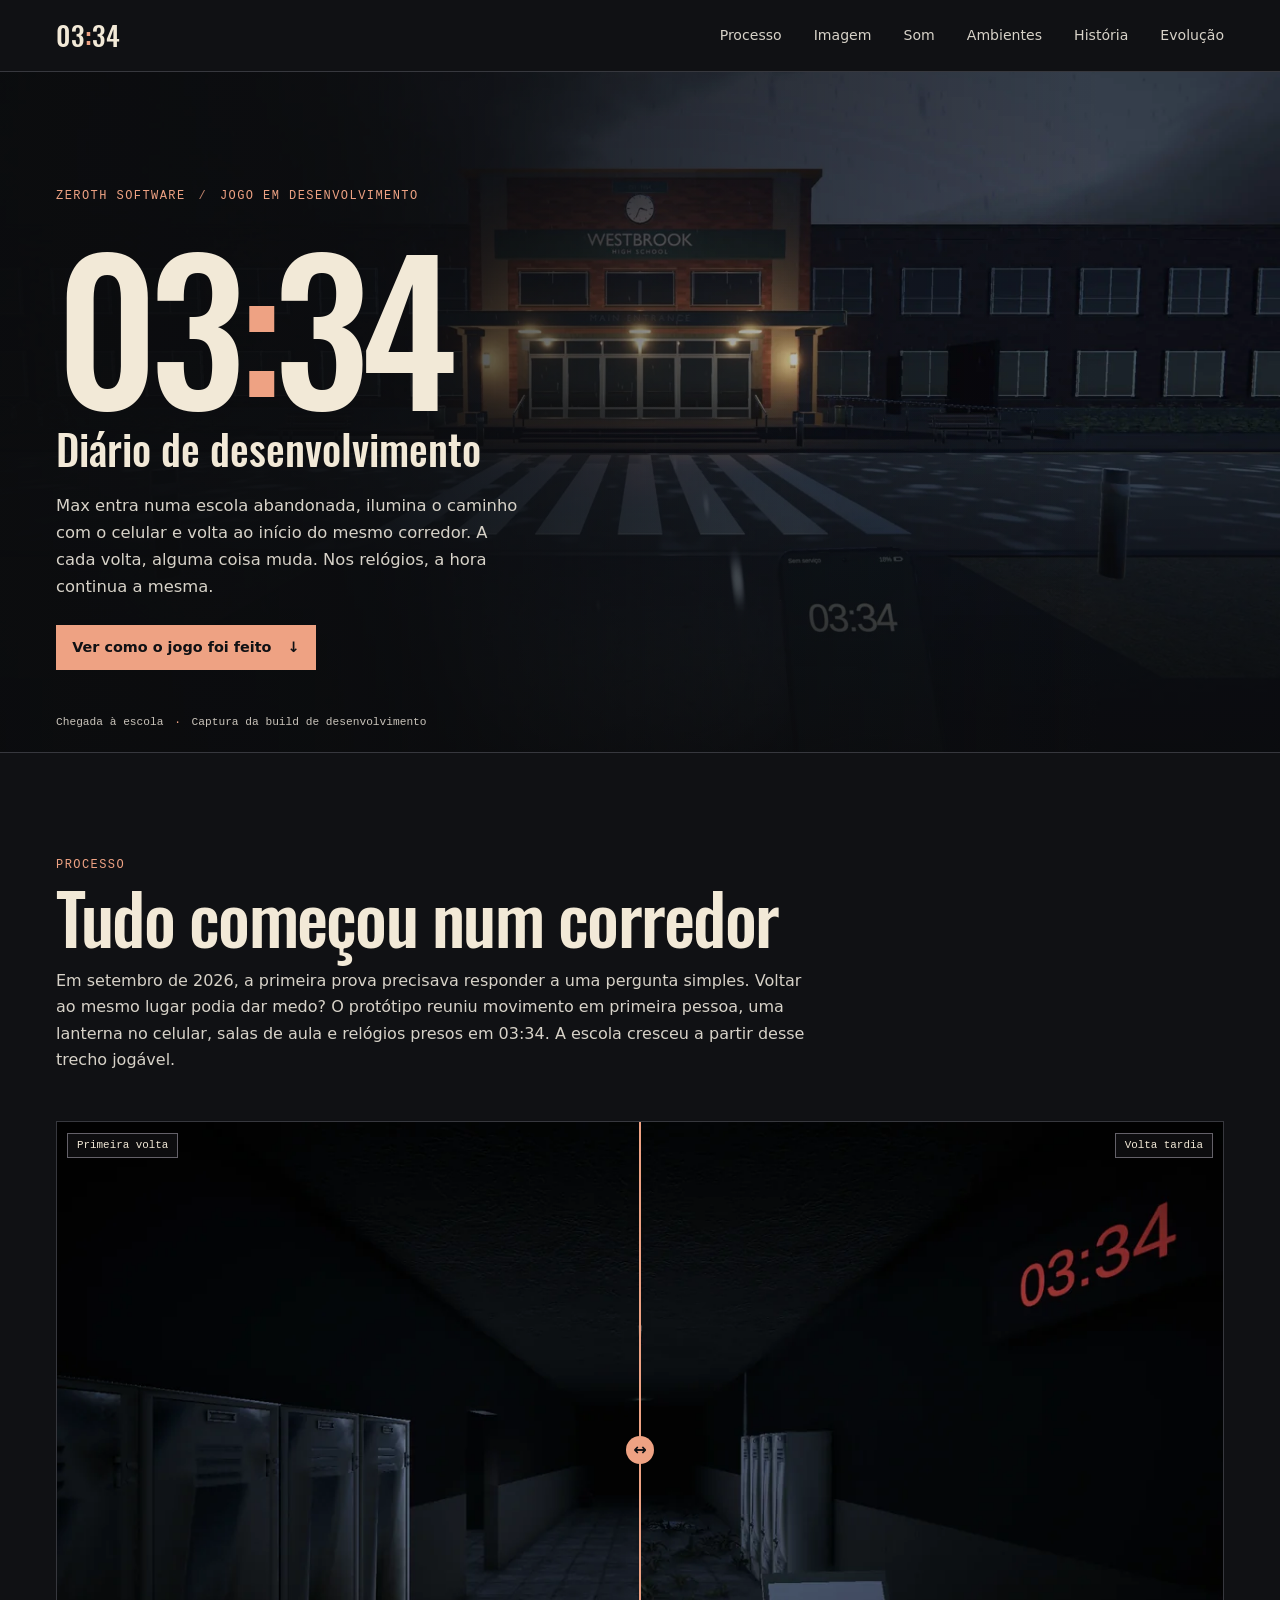
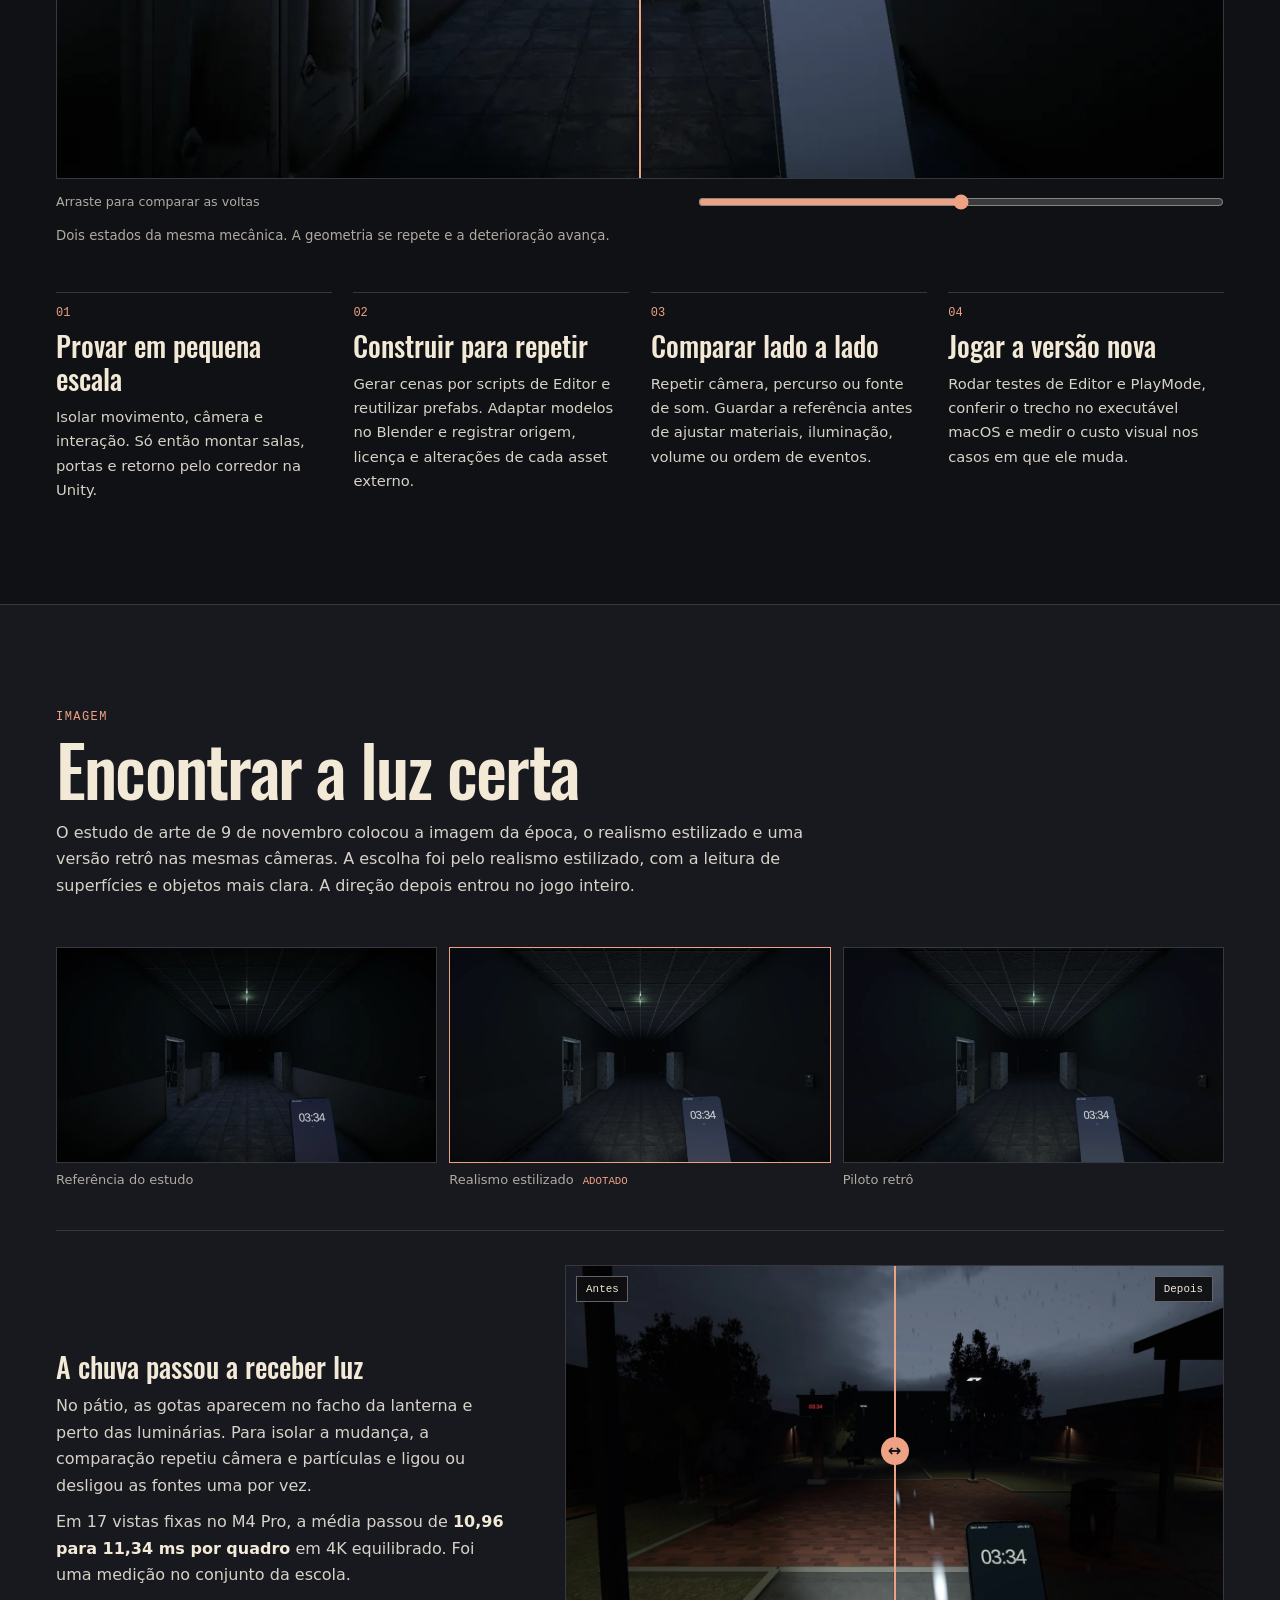
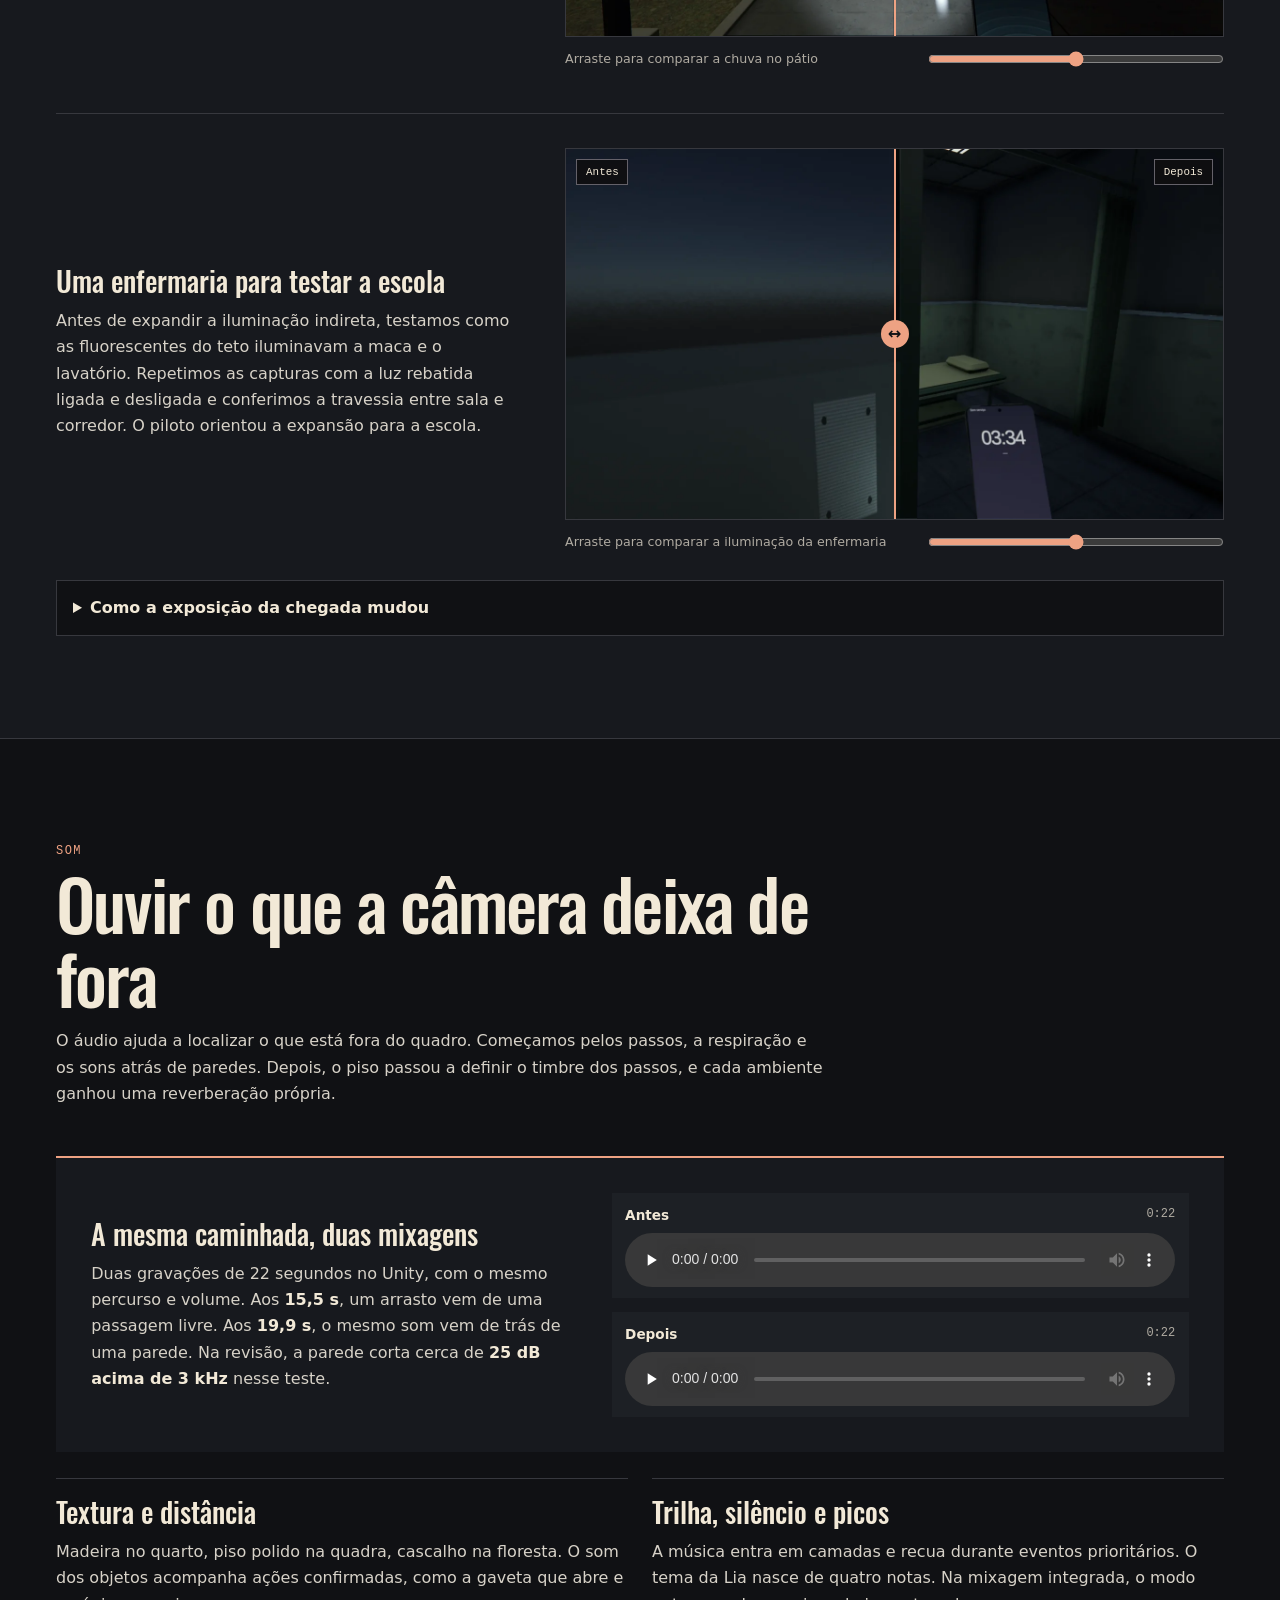
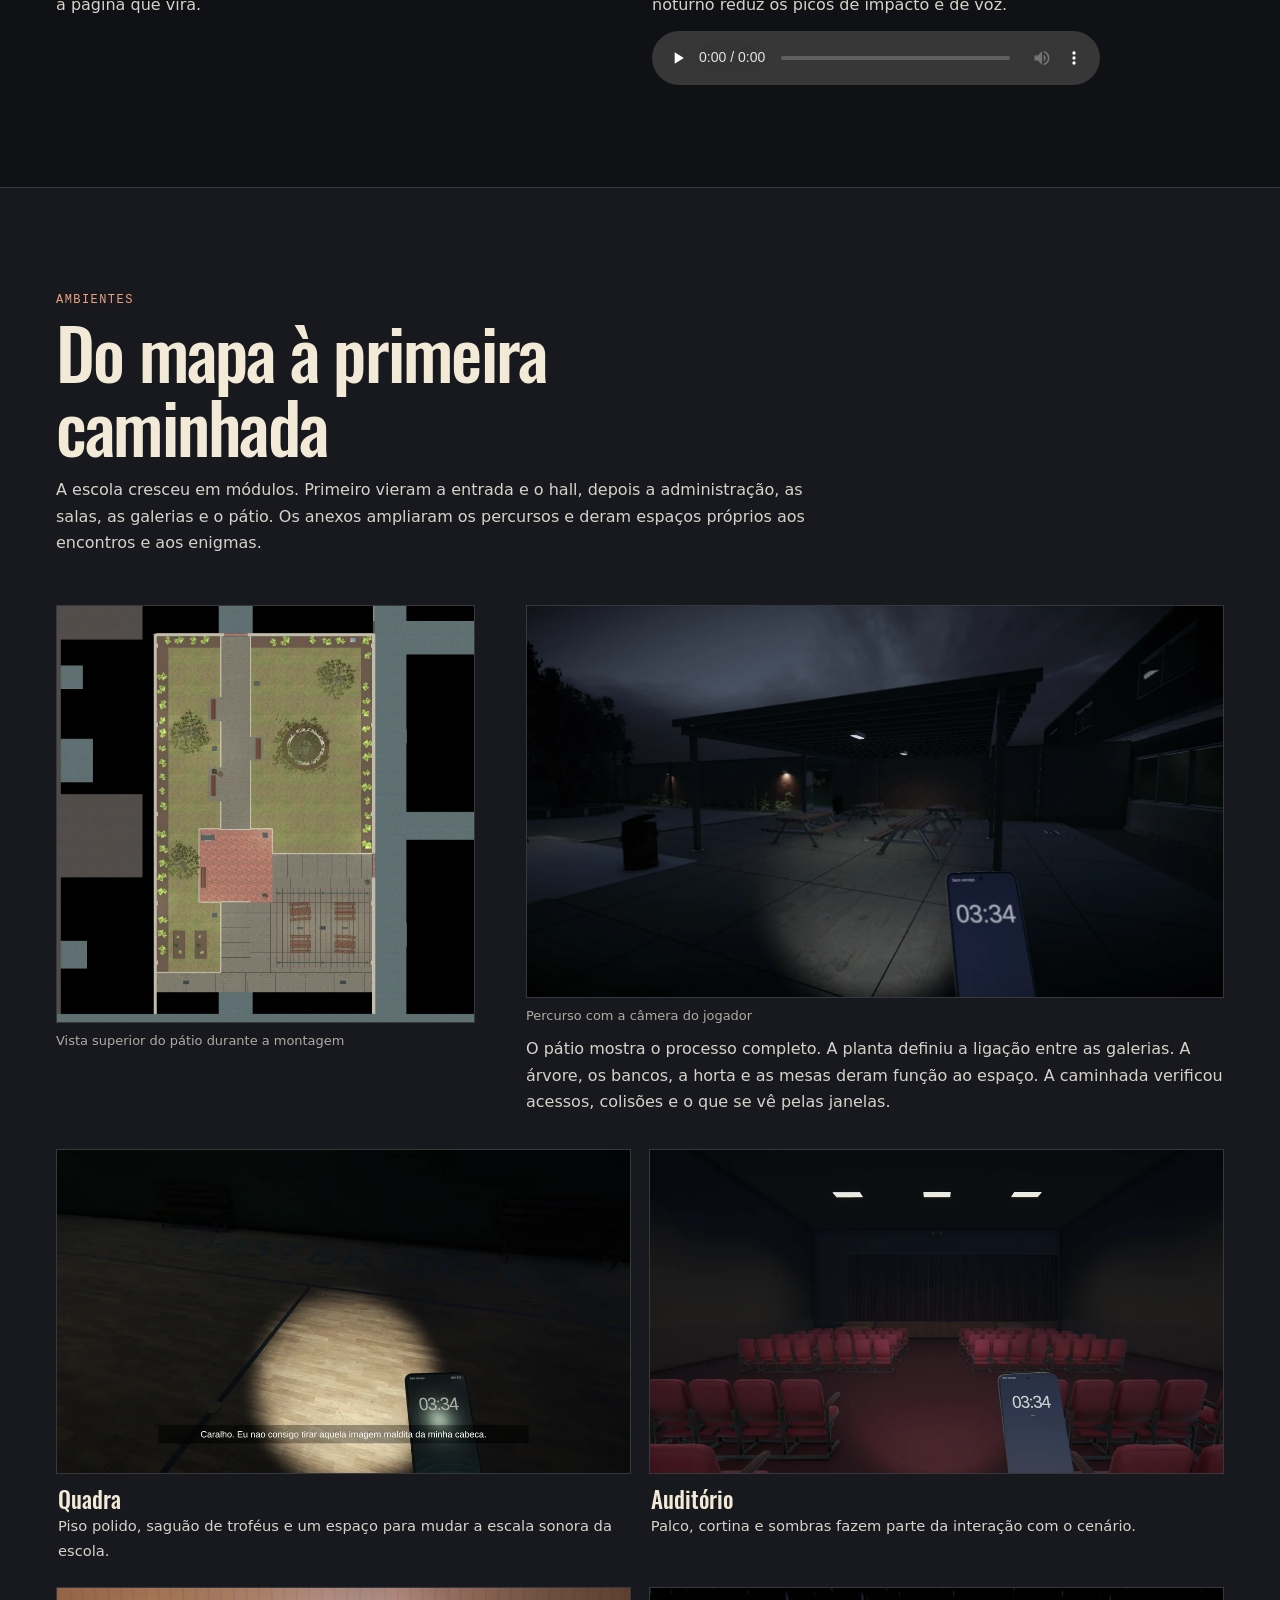
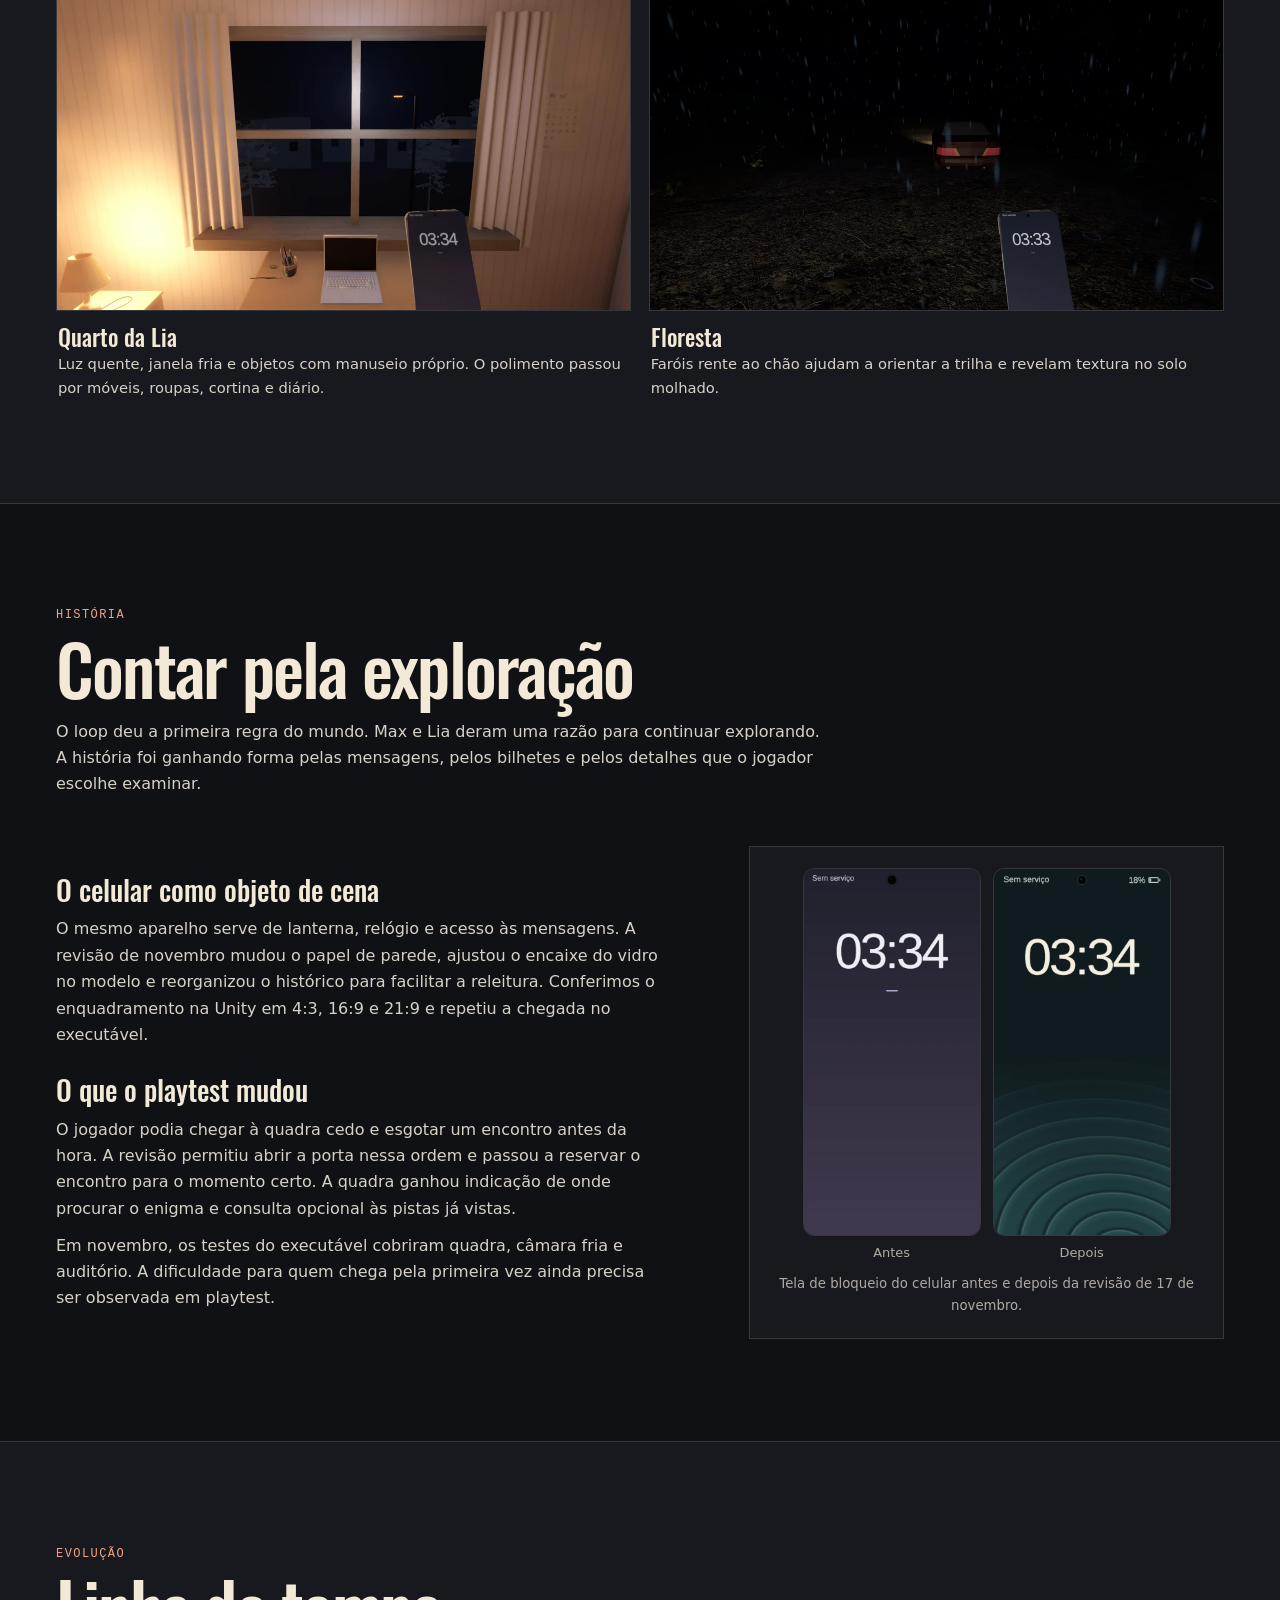
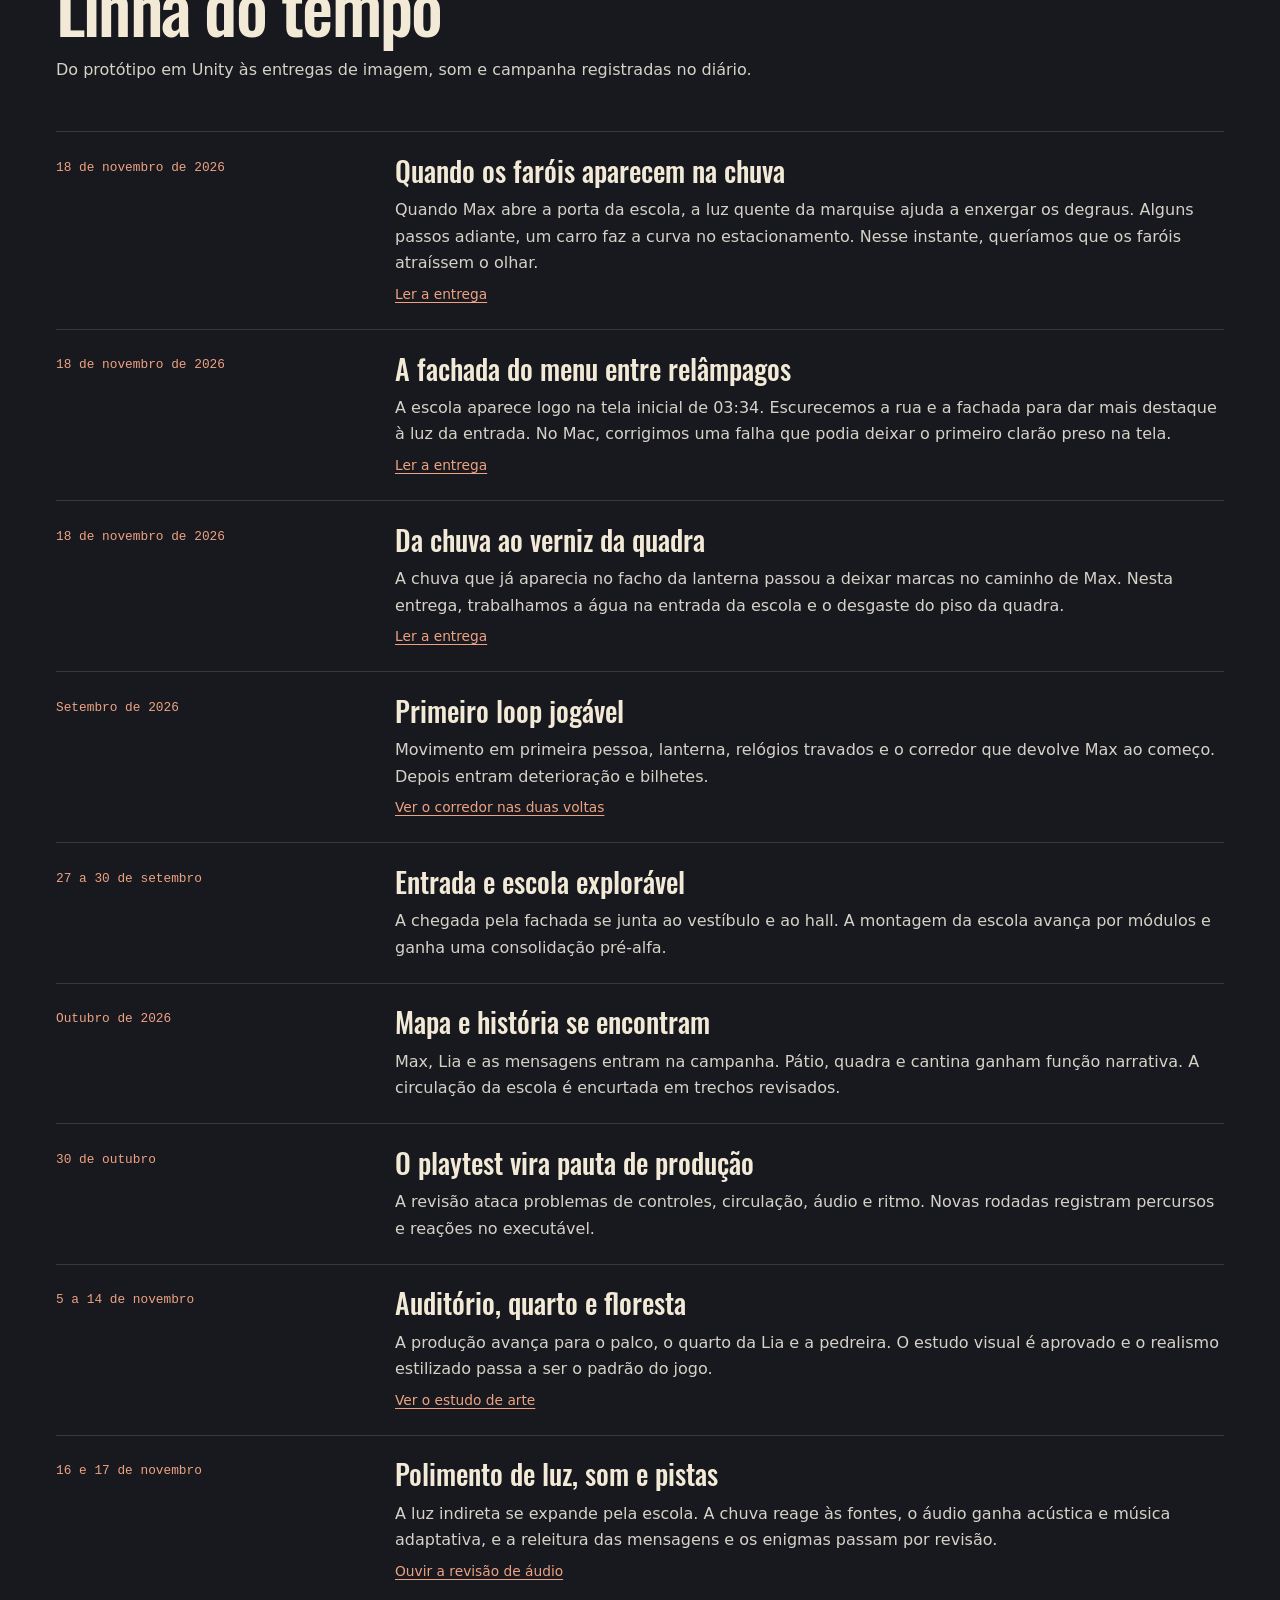
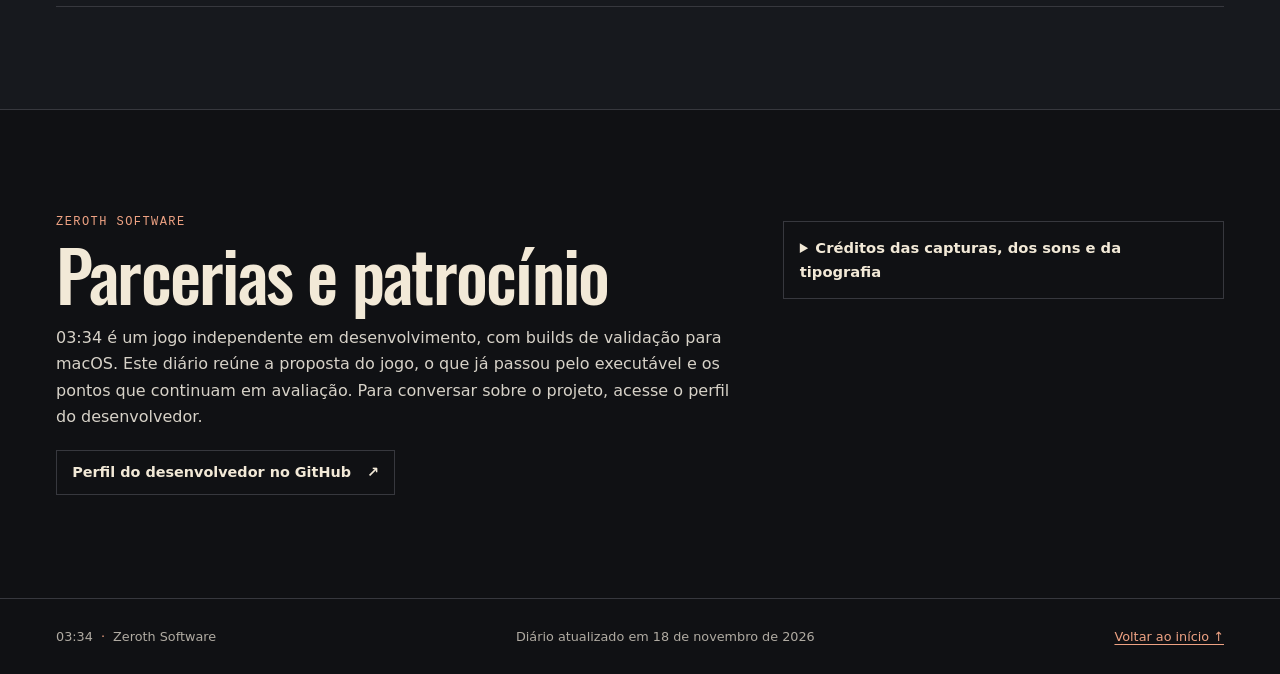
<file: index.html>
<!doctype html>
<html lang="pt-BR">
<head>
  <meta charset="utf-8">
  <meta name="viewport" content="width=device-width, initial-scale=1">
  <meta name="theme-color" content="#101114">
  <meta name="description" content="Bastidores de 03:34, jogo de terror em desenvolvimento pela Zeroth Software. Da primeira volta no corredor à criação da escola, das imagens e do som.">
  <meta property="og:type" content="website">
  <meta property="og:title" content="03:34 — Diário de desenvolvimento">
  <meta property="og:description" content="A construção de um jogo de terror, contada por capturas, comparações e testes.">
  <meta property="og:url" content="https://verax12.github.io/03-34-diario/">
  <meta property="og:image" content="https://verax12.github.io/03-34-diario/assets/fachada.webp">
  <title>03:34 — Diário de desenvolvimento</title>
  <link rel="canonical" href="https://verax12.github.io/03-34-diario/">
  <link rel="icon" href="assets/icone.svg" type="image/svg+xml">
  <link rel="preload" as="font" href="assets/oswald-medium.ttf" type="font/ttf" crossorigin>
  <link rel="stylesheet" href="estilos.css">
  <script src="diario.js" defer></script>
</head>
<body>
  <a class="skip-link" href="#conteudo">Pular para o conteúdo</a>
  <header class="site-header" id="topo">
    <div class="shell header-inner">
      <a class="wordmark" href="#topo" aria-label="03:34, início do diário">03<span>:</span>34</a>
      <nav aria-label="Seções do diário">
        <a href="#processo">Processo</a>
        <a href="#imagem">Imagem</a>
        <a href="#som">Som</a>
        <a href="#ambientes">Ambientes</a>
        <a href="#historia">História</a>
        <a href="#evolucao">Evolução</a>
      </nav>
    </div>
  </header>

  <main id="conteudo">
    <section class="hero" aria-labelledby="titulo">
      <img class="hero-image" src="assets/fachada.webp" alt="" width="1600" height="900" fetchpriority="high">
      <div class="shell hero-inner">
        <p class="eyebrow">Zeroth Software <span aria-hidden="true">/</span> Jogo em desenvolvimento</p>
        <h1 id="titulo">03<span>:</span>34</h1>
        <p class="hero-subtitle">Diário de desenvolvimento</p>
        <p class="hero-description">Max entra numa escola abandonada, ilumina o caminho com o celular e volta ao início do mesmo corredor. A cada volta, alguma coisa muda. Nos relógios, a hora continua a mesma.</p>
        <a class="button" href="#processo">Ver como o jogo foi feito <span aria-hidden="true">↓</span></a>
      </div>
      <p class="shell hero-caption">Chegada à escola <span aria-hidden="true">·</span> Captura da build de desenvolvimento</p>
    </section>

    <section class="section shell" id="processo" aria-labelledby="titulo-processo">
      <header class="section-head">
        <p class="eyebrow">Processo</p>
        <h2 id="titulo-processo">Tudo começou num corredor</h2>
        <p>Em setembro de 2026, a primeira prova precisava responder a uma pergunta simples. Voltar ao mesmo lugar podia dar medo? O protótipo reuniu movimento em primeira pessoa, uma lanterna no celular, salas de aula e relógios presos em 03:34. A escola cresceu a partir desse trecho jogável.</p>
      </header>

      <div class="comparison" data-comparison>
        <div class="comparison-stage">
          <figure>
            <img src="assets/corredor-primeira-volta.webp" width="1250" height="703" loading="lazy" alt="Corredor escuro, com armários e o relógio vermelho marcando 03:34.">
            <figcaption>Primeira volta</figcaption>
          </figure>
          <figure>
            <img src="assets/corredor-volta-tardia.webp" width="1250" height="703" loading="lazy" alt="O mesmo corredor mais deteriorado, com piso danificado e detritos no caminho.">
            <figcaption>Volta tardia</figcaption>
          </figure>
          <span class="divider" aria-hidden="true"></span>
        </div>
        <div class="comparison-controls" hidden>
          <label for="comparar-corredor">Arraste para comparar as voltas</label>
          <input type="range" id="comparar-corredor" min="0" max="100" value="50"
                 data-left="Primeira volta" data-right="Volta tardia">
        </div>
        <p class="media-note">Dois estados da mesma mecânica. A geometria se repete e a deterioração avança.</p>
      </div>

      <ol class="steps">
        <li><h3>Provar em pequena escala</h3><p>Isolar movimento, câmera e interação. Só então montar salas, portas e retorno pelo corredor na Unity.</p></li>
        <li><h3>Construir para repetir</h3><p>Gerar cenas por scripts de Editor e reutilizar prefabs. Adaptar modelos no Blender e registrar origem, licença e alterações de cada asset externo.</p></li>
        <li><h3>Comparar lado a lado</h3><p>Repetir câmera, percurso ou fonte de som. Guardar a referência antes de ajustar materiais, iluminação, volume ou ordem de eventos.</p></li>
        <li><h3>Jogar a versão nova</h3><p>Rodar testes de Editor e PlayMode, conferir o trecho no executável macOS e medir o custo visual nos casos em que ele muda.</p></li>
      </ol>
    </section>

    <section class="section band" id="imagem" aria-labelledby="titulo-imagem">
      <div class="shell">
        <header class="section-head">
          <p class="eyebrow">Imagem</p>
          <h2 id="titulo-imagem">Encontrar a luz certa</h2>
          <p>O estudo de arte de 9 de novembro colocou a imagem da época, o realismo estilizado e uma versão retrô nas mesmas câmeras. A escolha foi pelo realismo estilizado, com a leitura de superfícies e objetos mais clara. A direção depois entrou no jogo inteiro.</p>
        </header>

        <div class="triptych" aria-label="Três versões do corredor no estudo de arte">
          <figure>
            <img src="assets/arte-base.webp" width="1400" height="788" loading="lazy" alt="Corredor na imagem de referência do estudo.">
            <figcaption>Referência do estudo</figcaption>
          </figure>
          <figure class="selected">
            <img src="assets/arte-realismo.webp" width="1400" height="788" loading="lazy" alt="Mesmo corredor no realismo estilizado, com contornos mais definidos.">
            <figcaption>Realismo estilizado <span>Adotado</span></figcaption>
          </figure>
          <figure>
            <img src="assets/arte-retro.webp" width="1400" height="788" loading="lazy" alt="Mesmo corredor com textura pontilhada e gradações reduzidas no teste retrô.">
            <figcaption>Piloto retrô</figcaption>
          </figure>
        </div>

        <article class="feature">
          <div class="feature-copy">
            <h3>A chuva passou a receber luz</h3>
            <p>No pátio, as gotas aparecem no facho da lanterna e perto das luminárias. Para isolar a mudança, a comparação repetiu câmera e partículas e ligou ou desligou as fontes uma por vez.</p>
            <p>Em 17 vistas fixas no M4 Pro, a média passou de <strong>10,96 para 11,34 ms por quadro</strong> em 4K equilibrado. Foi uma medição no conjunto da escola.</p>
          </div>
          <div class="comparison" data-comparison>
            <div class="comparison-stage">
              <figure>
                <img src="assets/patio-chuva-antes.webp" width="1500" height="844" loading="lazy" alt="Pátio à noite com o material de chuva anterior.">
                <figcaption>Antes</figcaption>
              </figure>
              <figure>
                <img src="assets/patio-chuva-depois.webp" width="1500" height="844" loading="lazy" alt="Mesmo pátio, com gotas mais visíveis ao cruzarem as áreas iluminadas.">
                <figcaption>Depois</figcaption>
              </figure>
              <span class="divider" aria-hidden="true"></span>
            </div>
            <div class="comparison-controls" hidden>
              <label for="comparar-chuva">Arraste para comparar a chuva no pátio</label>
              <input type="range" id="comparar-chuva" min="0" max="100" value="50" data-left="Antes" data-right="Depois">
            </div>
          </div>
        </article>

        <article class="feature">
          <div class="feature-copy">
            <h3>Uma enfermaria para testar a escola</h3>
            <p>Antes de expandir a iluminação indireta, testamos como as fluorescentes do teto iluminavam a maca e o lavatório. Repetimos as capturas com a luz rebatida ligada e desligada e conferimos a travessia entre sala e corredor. O piloto orientou a expansão para a escola.</p>
          </div>
          <div class="comparison" data-comparison>
            <div class="comparison-stage">
              <figure>
                <img src="assets/enfermaria-antes.webp" width="1400" height="788" loading="lazy" alt="Maca da enfermaria vista da porta na iluminação de referência.">
                <figcaption>Antes</figcaption>
              </figure>
              <figure>
                <img src="assets/enfermaria-depois.webp" width="1400" height="788" loading="lazy" alt="Mesmo enquadramento, com a iluminação revisada na entrada e na área da maca.">
                <figcaption>Depois</figcaption>
              </figure>
              <span class="divider" aria-hidden="true"></span>
            </div>
            <div class="comparison-controls" hidden>
              <label for="comparar-enfermaria">Arraste para comparar a iluminação da enfermaria</label>
              <input type="range" id="comparar-enfermaria" min="0" max="100" value="50" data-left="Antes" data-right="Depois">
            </div>
          </div>
        </article>

        <details class="field-note">
          <summary>Como a exposição da chegada mudou</summary>
          <p>A revisão escureceu a calçada sem perder a entrada iluminada. Em uma captura de controle com câmera e chuva iguais, a média dos canais RGB caiu de 43,45 para 34,86, numa escala de 0 a 255.</p>
          <div class="two-frames">
            <figure>
              <img src="assets/fachada-luz-antes.webp" width="1500" height="844" loading="lazy" alt="Fachada com a exposição anterior e a calçada mais clara.">
              <figcaption>Exposição anterior</figcaption>
            </figure>
            <figure>
              <img src="assets/fachada.webp" width="1600" height="900" loading="lazy" alt="Mesma fachada com o entorno mais escuro e a entrada ainda iluminada.">
              <figcaption>Exposição revisada</figcaption>
            </figure>
          </div>
        </details>
      </div>
    </section>

    <section class="section shell" id="som" aria-labelledby="titulo-som">
      <header class="section-head">
        <p class="eyebrow">Som</p>
        <h2 id="titulo-som">Ouvir o que a câmera deixa de fora</h2>
        <p>O áudio ajuda a localizar o que está fora do quadro. Começamos pelos passos, a respiração e os sons atrás de paredes. Depois, o piso passou a definir o timbre dos passos, e cada ambiente ganhou uma reverberação própria.</p>
      </header>

      <div class="sound-panel">
        <div>
          <h3>A mesma caminhada, duas mixagens</h3>
          <p>Duas gravações de 22 segundos no Unity, com o mesmo percurso e volume. Aos <strong>15,5 s</strong>, um arrasto vem de uma passagem livre. Aos <strong>19,9 s</strong>, o mesmo som vem de trás de uma parede. Na revisão, a parede corta cerca de <strong>25 dB acima de 3 kHz</strong> nesse teste.</p>
        </div>
        <div class="sound-tracks">
          <div class="track">
            <p id="audio-antes">Antes <span>0:22</span></p>
            <audio controls preload="none" aria-labelledby="audio-antes" src="assets/mix-antes.flac">
              <a href="assets/mix-antes.flac">Baixar a gravação anterior</a>
            </audio>
          </div>
          <div class="track">
            <p id="audio-depois">Depois <span>0:22</span></p>
            <audio controls preload="none" aria-labelledby="audio-depois" src="assets/mix-depois.flac">
              <a href="assets/mix-depois.flac">Baixar a gravação revisada</a>
            </audio>
          </div>
        </div>
      </div>

      <div class="audio-notes">
        <article>
          <h3>Textura e distância</h3>
          <p>Madeira no quarto, piso polido na quadra, cascalho na floresta. O som dos objetos acompanha ações confirmadas, como a gaveta que abre e a página que vira.</p>
        </article>
        <article>
          <h3>Trilha, silêncio e picos</h3>
          <p>A música entra em camadas e recua durante eventos prioritários. O tema da Lia nasce de quatro notas. Na mixagem integrada, o modo noturno reduz os picos de impacto e de voz.</p>
          <audio controls preload="none" aria-label="Prévia do tema da Lia, 50 segundos" src="assets/tema-da-lia.flac">
            <a href="assets/tema-da-lia.flac">Baixar a prévia do tema da Lia</a>
          </audio>
        </article>
      </div>
    </section>

    <section class="section band" id="ambientes" aria-labelledby="titulo-ambientes">
      <div class="shell">
        <header class="section-head">
          <p class="eyebrow">Ambientes</p>
          <h2 id="titulo-ambientes">Do mapa à primeira caminhada</h2>
          <p>A escola cresceu em módulos. Primeiro vieram a entrada e o hall, depois a administração, as salas, as galerias e o pátio. Os anexos ampliaram os percursos e deram espaços próprios aos encontros e aos enigmas.</p>
        </header>

        <div class="environment-lead">
          <figure class="plan">
            <img src="assets/patio-planta.webp" width="1400" height="1400" loading="lazy" alt="Vista de cima do pátio, com a árvore central, os caminhos, o canteiro e as galerias laterais.">
            <figcaption>Vista superior do pátio durante a montagem</figcaption>
          </figure>
          <div>
            <figure>
              <img src="assets/patio-percurso.webp" width="1400" height="788" loading="lazy" alt="O pátio visto na altura de Max, com mesas, marquise e o celular iluminando o chão.">
              <figcaption>Percurso com a câmera do jogador</figcaption>
            </figure>
            <p>O pátio mostra o processo completo. A planta definiu a ligação entre as galerias. A árvore, os bancos, a horta e as mesas deram função ao espaço. A caminhada verificou acessos, colisões e o que se vê pelas janelas.</p>
          </div>
        </div>

        <div class="places">
          <figure>
            <img src="assets/quadra.webp" width="1100" height="619" loading="lazy" alt="Ginásio vazio, visto de lado com a cesta e as marcações esportivas.">
            <figcaption><strong>Quadra</strong> Piso polido, saguão de troféus e um espaço para mudar a escala sonora da escola.</figcaption>
          </figure>
          <figure>
            <img src="assets/auditorio.webp" width="1100" height="619" loading="lazy" alt="Fileiras de poltronas vermelhas de frente para o palco com cortina fechada.">
            <figcaption><strong>Auditório</strong> Palco, cortina e sombras fazem parte da interação com o cenário.</figcaption>
          </figure>
          <figure>
            <img src="assets/quarto.webp" width="1100" height="619" loading="lazy" alt="Escrivaninha junto à janela do quarto da Lia, iluminada pelo abajur.">
            <figcaption><strong>Quarto da Lia</strong> Luz quente, janela fria e objetos com manuseio próprio. O polimento passou por móveis, roupas, cortina e diário.</figcaption>
          </figure>
          <figure>
            <img src="assets/floresta.webp" width="1100" height="619" loading="lazy" alt="Trilha escura entre árvores e chuva, com um carro ao fundo.">
            <figcaption><strong>Floresta</strong> Faróis rente ao chão ajudam a orientar a trilha e revelam textura no solo molhado.</figcaption>
          </figure>
        </div>
      </div>
    </section>

    <section class="section shell" id="historia" aria-labelledby="titulo-historia">
      <header class="section-head">
        <p class="eyebrow">História</p>
        <h2 id="titulo-historia">Contar pela exploração</h2>
        <p>O loop deu a primeira regra do mundo. Max e Lia deram uma razão para continuar explorando. A história foi ganhando forma pelas mensagens, pelos bilhetes e pelos detalhes que o jogador escolhe examinar.</p>
      </header>

      <div class="story-layout">
        <div class="story-copy">
          <h3>O celular como objeto de cena</h3>
          <p>O mesmo aparelho serve de lanterna, relógio e acesso às mensagens. A revisão de novembro mudou o papel de parede, ajustou o encaixe do vidro no modelo e reorganizou o histórico para facilitar a releitura. Conferimos o enquadramento na Unity em 4:3, 16:9 e 21:9 e repetiu a chegada no executável.</p>
          <h3>O que o playtest mudou</h3>
          <p>O jogador podia chegar à quadra cedo e esgotar um encontro antes da hora. A revisão permitiu abrir a porta nessa ordem e passou a reservar o encontro para o momento certo. A quadra ganhou indicação de onde procurar o enigma e consulta opcional às pistas já vistas.</p>
          <p>Em novembro, os testes do executável cobriram quadra, câmara fria e auditório. A dificuldade para quem chega pela primeira vez ainda precisa ser observada em playtest.</p>
        </div>
        <div class="phone-board">
          <div class="two-frames">
            <figure>
              <img src="assets/celular-antes.webp" width="512" height="1064" loading="lazy" alt="Tela de bloqueio antiga, em tons roxos, marcando 03:34.">
              <figcaption>Antes</figcaption>
            </figure>
            <figure>
              <img src="assets/celular-depois.webp" width="512" height="1064" loading="lazy" alt="Tela de bloqueio revisada, verde-escura, com linhas concêntricas e a hora 03:34.">
              <figcaption>Depois</figcaption>
            </figure>
          </div>
          <p class="media-note">Tela de bloqueio do celular antes e depois da revisão de 17 de novembro.</p>
        </div>
      </div>
    </section>

    <section class="section band" id="evolucao" aria-labelledby="titulo-evolucao">
      <div class="shell">
        <header class="section-head">
          <p class="eyebrow">Evolução</p>
          <h2 id="titulo-evolucao">Linha do tempo</h2>
          <p>Do protótipo em Unity às entregas de imagem, som e campanha registradas no diário.</p>
        </header>
        <ol class="timeline">
          <!-- DEVLOG_ENTREGAS -->
          <li><time datetime="2026-11-18">18 de novembro de 2026</time><div><h3>Quando os faróis aparecem na chuva</h3><p>Quando Max abre a porta da escola, a luz quente da marquise ajuda a enxergar os degraus. Alguns passos adiante, um carro faz a curva no estacionamento. Nesse instante, queríamos que os faróis atraíssem o olhar.</p><a href="entregas/2026-11-18-marquise-na-saida/index.html">Ler a entrega</a></div></li>
          <li><time datetime="2026-11-18">18 de novembro de 2026</time><div><h3>A fachada do menu entre relâmpagos</h3><p>A escola aparece logo na tela inicial de 03:34. Escurecemos a rua e a fachada para dar mais destaque à luz da entrada. No Mac, corrigimos uma falha que podia deixar o primeiro clarão preso na tela.</p><a href="entregas/2026-11-18-fachada-menu/index.html">Ler a entrega</a></div></li>
          <li><time datetime="2026-11-18">18 de novembro de 2026</time><div><h3>Da chuva ao verniz da quadra</h3><p>A chuva que já aparecia no facho da lanterna passou a deixar marcas no caminho de Max. Nesta entrega, trabalhamos a água na entrada da escola e o desgaste do piso da quadra.</p><a href="entregas/2026-11-18-pocas-e-quadra/index.html">Ler a entrega</a></div></li>
          <li><time datetime="2026-09">Setembro de 2026</time><div><h3>Primeiro loop jogável</h3><p>Movimento em primeira pessoa, lanterna, relógios travados e o corredor que devolve Max ao começo. Depois entram deterioração e bilhetes.</p><a href="#processo">Ver o corredor nas duas voltas</a></div></li>
          <li><time datetime="2026-09-27">27 a 30 de setembro</time><div><h3>Entrada e escola explorável</h3><p>A chegada pela fachada se junta ao vestíbulo e ao hall. A montagem da escola avança por módulos e ganha uma consolidação pré-alfa.</p></div></li>
          <li><time datetime="2026-10">Outubro de 2026</time><div><h3>Mapa e história se encontram</h3><p>Max, Lia e as mensagens entram na campanha. Pátio, quadra e cantina ganham função narrativa. A circulação da escola é encurtada em trechos revisados.</p></div></li>
          <li><time datetime="2026-10-30">30 de outubro</time><div><h3>O playtest vira pauta de produção</h3><p>A revisão ataca problemas de controles, circulação, áudio e ritmo. Novas rodadas registram percursos e reações no executável.</p></div></li>
          <li><time datetime="2026-11-05">5 a 14 de novembro</time><div><h3>Auditório, quarto e floresta</h3><p>A produção avança para o palco, o quarto da Lia e a pedreira. O estudo visual é aprovado e o realismo estilizado passa a ser o padrão do jogo.</p><a href="#imagem">Ver o estudo de arte</a></div></li>
          <li><time datetime="2026-11-16">16 e 17 de novembro</time><div><h3>Polimento de luz, som e pistas</h3><p>A luz indireta se expande pela escola. A chuva reage às fontes, o áudio ganha acústica e música adaptativa, e a releitura das mensagens e os enigmas passam por revisão.</p><a href="#som">Ouvir a revisão de áudio</a></div></li>
        </ol>
      </div>
    </section>

    <section class="section shell partnership" id="parcerias" aria-labelledby="titulo-parcerias">
      <div>
        <p class="eyebrow">Zeroth Software</p>
        <h2 id="titulo-parcerias">Parcerias e patrocínio</h2>
        <p>03:34 é um jogo independente em desenvolvimento, com builds de validação para macOS. Este diário reúne a proposta do jogo, o que já passou pelo executável e os pontos que continuam em avaliação. Para conversar sobre o projeto, acesse o perfil do desenvolvedor.</p>
        <a class="button secondary" href="https://github.com/Verax12">Perfil do desenvolvedor no GitHub <span aria-hidden="true">↗</span></a>
      </div>
      <details class="field-note" id="creditos">
        <summary>Créditos das capturas, dos sons e da tipografia</summary>
        <p>Imagens capturadas na Unity durante o desenvolvimento de 03:34. A página apresenta imagens renderizadas, com mídia reduzida para a web.</p>
        <p>Gravações A/B mixadas no Unity com passos de <a href="https://opengameart.org/content/footsteps-0">GboxMikeFozzy</a>, arrasto de <a href="https://opengameart.org/content/scrapes">AntumDeluge</a>, respiração de <a href="https://opengameart.org/content/ghost-breath">qubodup</a> e impactos de <a href="https://kenney.nl/assets/impact-sounds">Kenney</a>, fontes CC0 1.0.</p>
        <p>Tema da Lia composto para 03:34 com amostras de <a href="https://github.com/sfzinstruments/SalamanderGrandPiano">Salamander Grand Piano V3</a>, de Alexander Holm, sob <a href="https://creativecommons.org/licenses/by/3.0/">CC BY 3.0</a>. As amostras foram recortadas, transpostas, processadas e arranjadas na prévia.</p>
        <p>Oswald, de The Oswald Project Authors, sob a <a href="assets/oswald-ofl.txt">SIL Open Font License 1.1</a>.</p>
      </details>
    </section>
  </main>

  <footer class="site-footer">
    <div class="shell footer-inner">
      <p>03:34 <span aria-hidden="true">·</span> Zeroth Software</p>
      <p>Diário atualizado em <time datetime="2026-11-18">18 de novembro de 2026</time></p>
      <a href="#topo">Voltar ao início ↑</a>
    </div>
  </footer>
</body>
</html>
</file>
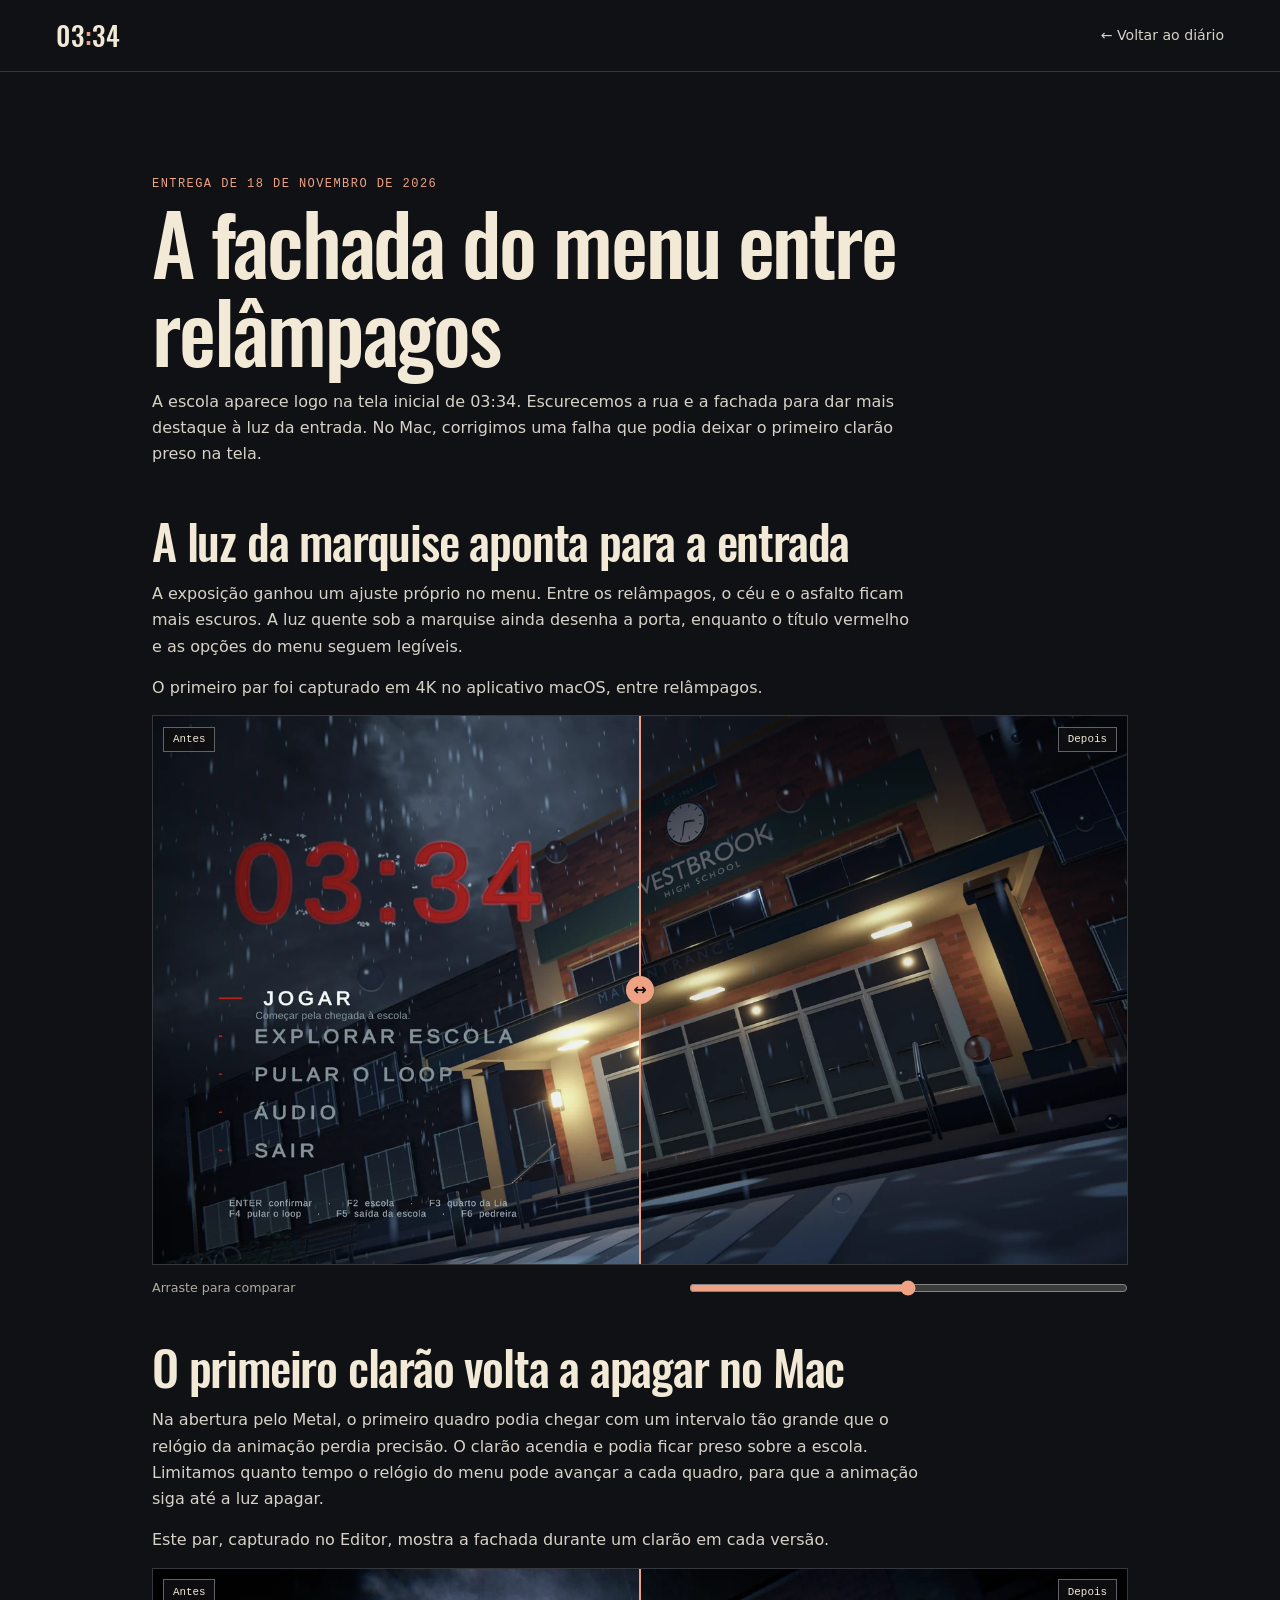
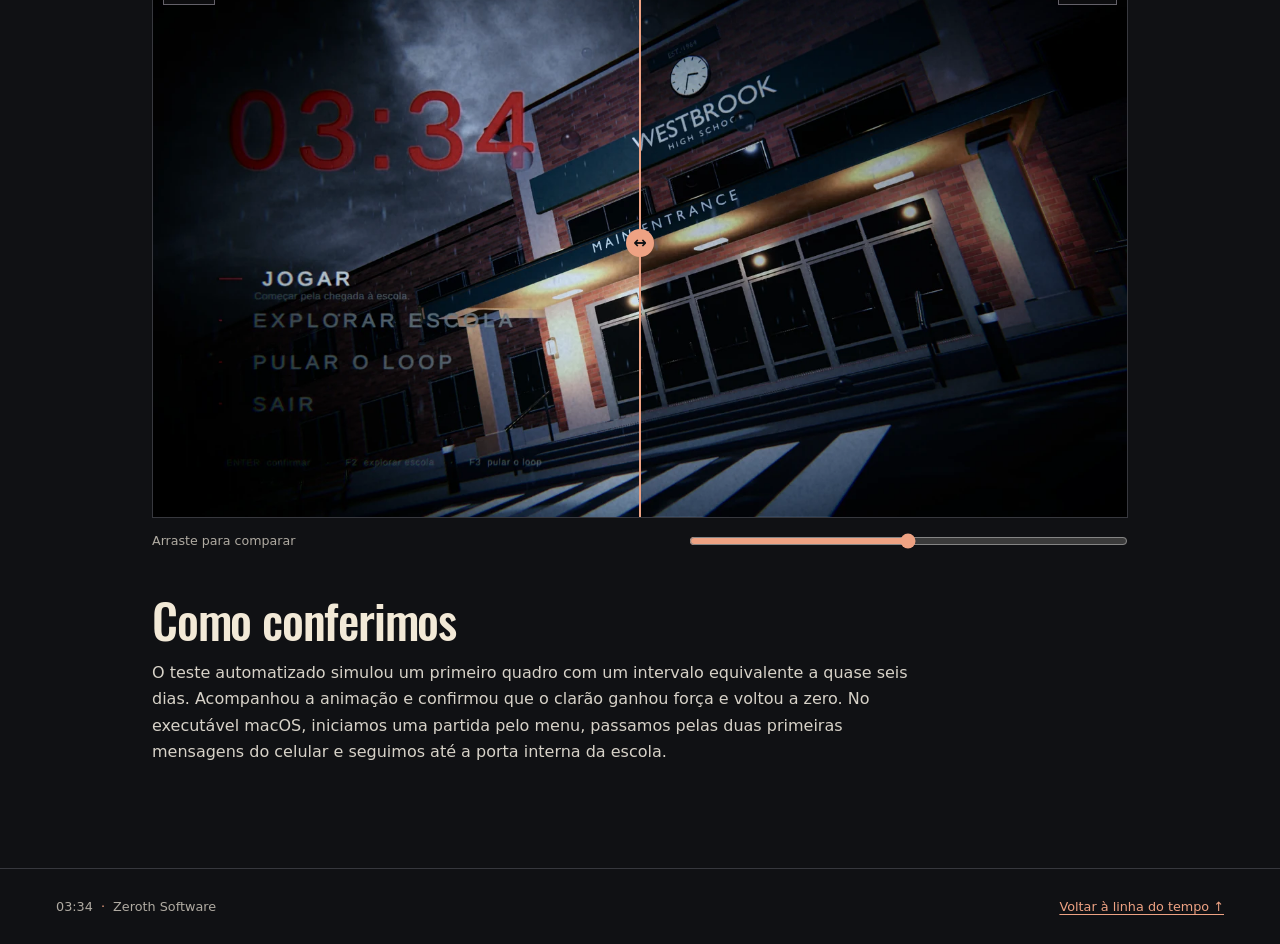
<file: entregas/2026-11-18-fachada-menu/index.html>
<!doctype html>
<html lang="pt-BR">
<head>
  <meta charset="utf-8">
  <meta name="viewport" content="width=device-width, initial-scale=1">
  <meta name="theme-color" content="#101114">
  <meta name="description" content="A escola aparece logo na tela inicial de 03:34. Escurecemos a rua e a fachada para dar mais destaque à luz da entrada. No Mac, corrigimos uma falha que podia deixar o primeiro clarão preso na tela.">
  <title>A fachada do menu entre relâmpagos — Diário de 03:34</title>
  <link rel="canonical" href="https://verax12.github.io/03-34-diario/entregas/2026-11-18-fachada-menu/">
  <link rel="icon" href="../../assets/icone.svg" type="image/svg+xml">
  <link rel="stylesheet" href="../../estilos.css">
  <script src="../../diario.js" defer></script>
</head>
<body>
  <a class="skip-link" href="#conteudo">Pular para o conteúdo</a>
  <header class="site-header">
    <div class="shell header-inner">
      <a class="wordmark" href="../../index.html" aria-label="03:34, início do diário">03<span>:</span>34</a>
      <nav aria-label="Diário"><a href="../../index.html#evolucao">← Voltar ao diário</a></nav>
    </div>
  </header>
  <main class="section shell delivery" id="conteudo">
    <article>
      <header class="section-head">
        <p class="eyebrow">Entrega de <time datetime="2026-11-18">18 de novembro de 2026</time></p>
        <h1>A fachada do menu entre relâmpagos</h1>
        <p>A escola aparece logo na tela inicial de 03:34. Escurecemos a rua e a fachada para dar mais destaque à luz da entrada. No Mac, corrigimos uma falha que podia deixar o primeiro clarão preso na tela.</p>
      </header>
      <div class="delivery-body">
<h2>A luz da marquise aponta para a entrada</h2>
<p>A exposição ganhou um ajuste próprio no menu. Entre os relâmpagos, o céu e o asfalto ficam mais escuros. A luz quente sob a marquise ainda desenha a porta, enquanto o título vermelho e as opções do menu seguem legíveis.</p>
<p>O primeiro par foi capturado em 4K no aplicativo macOS, entre relâmpagos.</p>

<div class="comparison" data-comparison>
  <div class="comparison-stage">
    <figure><img src="assets/fachada-antes.webp" alt="Menu inicial antes do ajuste, com a fachada, o céu e o asfalto mais claros." width="1440" height="810" loading="lazy"><figcaption>Antes</figcaption></figure>
    <figure><img src="assets/fachada-depois.webp" alt="Menu inicial depois do ajuste, com a rua e a fachada mais escuras e a luz quente destacando a entrada." width="1440" height="810" loading="lazy"><figcaption>Depois</figcaption></figure>
    <span class="divider" aria-hidden="true"></span>
  </div>
  <div class="comparison-controls" hidden>
    <label for="comparar-10">Arraste para comparar</label>
    <input type="range" id="comparar-10" min="0" max="100" value="50" data-left="Antes" data-right="Depois">
  </div>
</div><h2>O primeiro clarão volta a apagar no Mac</h2>
<p>Na abertura pelo Metal, o primeiro quadro podia chegar com um intervalo tão grande que o relógio da animação perdia precisão. O clarão acendia e podia ficar preso sobre a escola. Limitamos quanto tempo o relógio do menu pode avançar a cada quadro, para que a animação siga até a luz apagar.</p>
<p>Este par, capturado no Editor, mostra a fachada durante um clarão em cada versão.</p>

<div class="comparison" data-comparison>
  <div class="comparison-stage">
    <figure><img src="assets/clarao-antes.webp" alt="Fachada do menu durante um clarão antes da revisão, com luz fria espalhada pelo céu e pelos tijolos." width="1440" height="810" loading="lazy"><figcaption>Antes</figcaption></figure>
    <figure><img src="assets/clarao-depois.webp" alt="Fachada do menu durante um clarão depois da revisão, com o céu mais escuro e o brilho frio ainda visível sobre a entrada." width="1440" height="810" loading="lazy"><figcaption>Depois</figcaption></figure>
    <span class="divider" aria-hidden="true"></span>
  </div>
  <div class="comparison-controls" hidden>
    <label for="comparar-22">Arraste para comparar</label>
    <input type="range" id="comparar-22" min="0" max="100" value="50" data-left="Antes" data-right="Depois">
  </div>
</div><h2>Como conferimos</h2>
<p>O teste automatizado simulou um primeiro quadro com um intervalo equivalente a quase seis dias. Acompanhou a animação e confirmou que o clarão ganhou força e voltou a zero. No executável macOS, iniciamos uma partida pelo menu, passamos pelas duas primeiras mensagens do celular e seguimos até a porta interna da escola.</p>

      </div>
    </article>
  </main>
  <footer class="site-footer">
    <div class="shell footer-inner">
      <p>03:34 <span aria-hidden="true">·</span> Zeroth Software</p>
      <a href="../../index.html#evolucao">Voltar à linha do tempo ↑</a>
    </div>
  </footer>
</body>
</html>
</file>
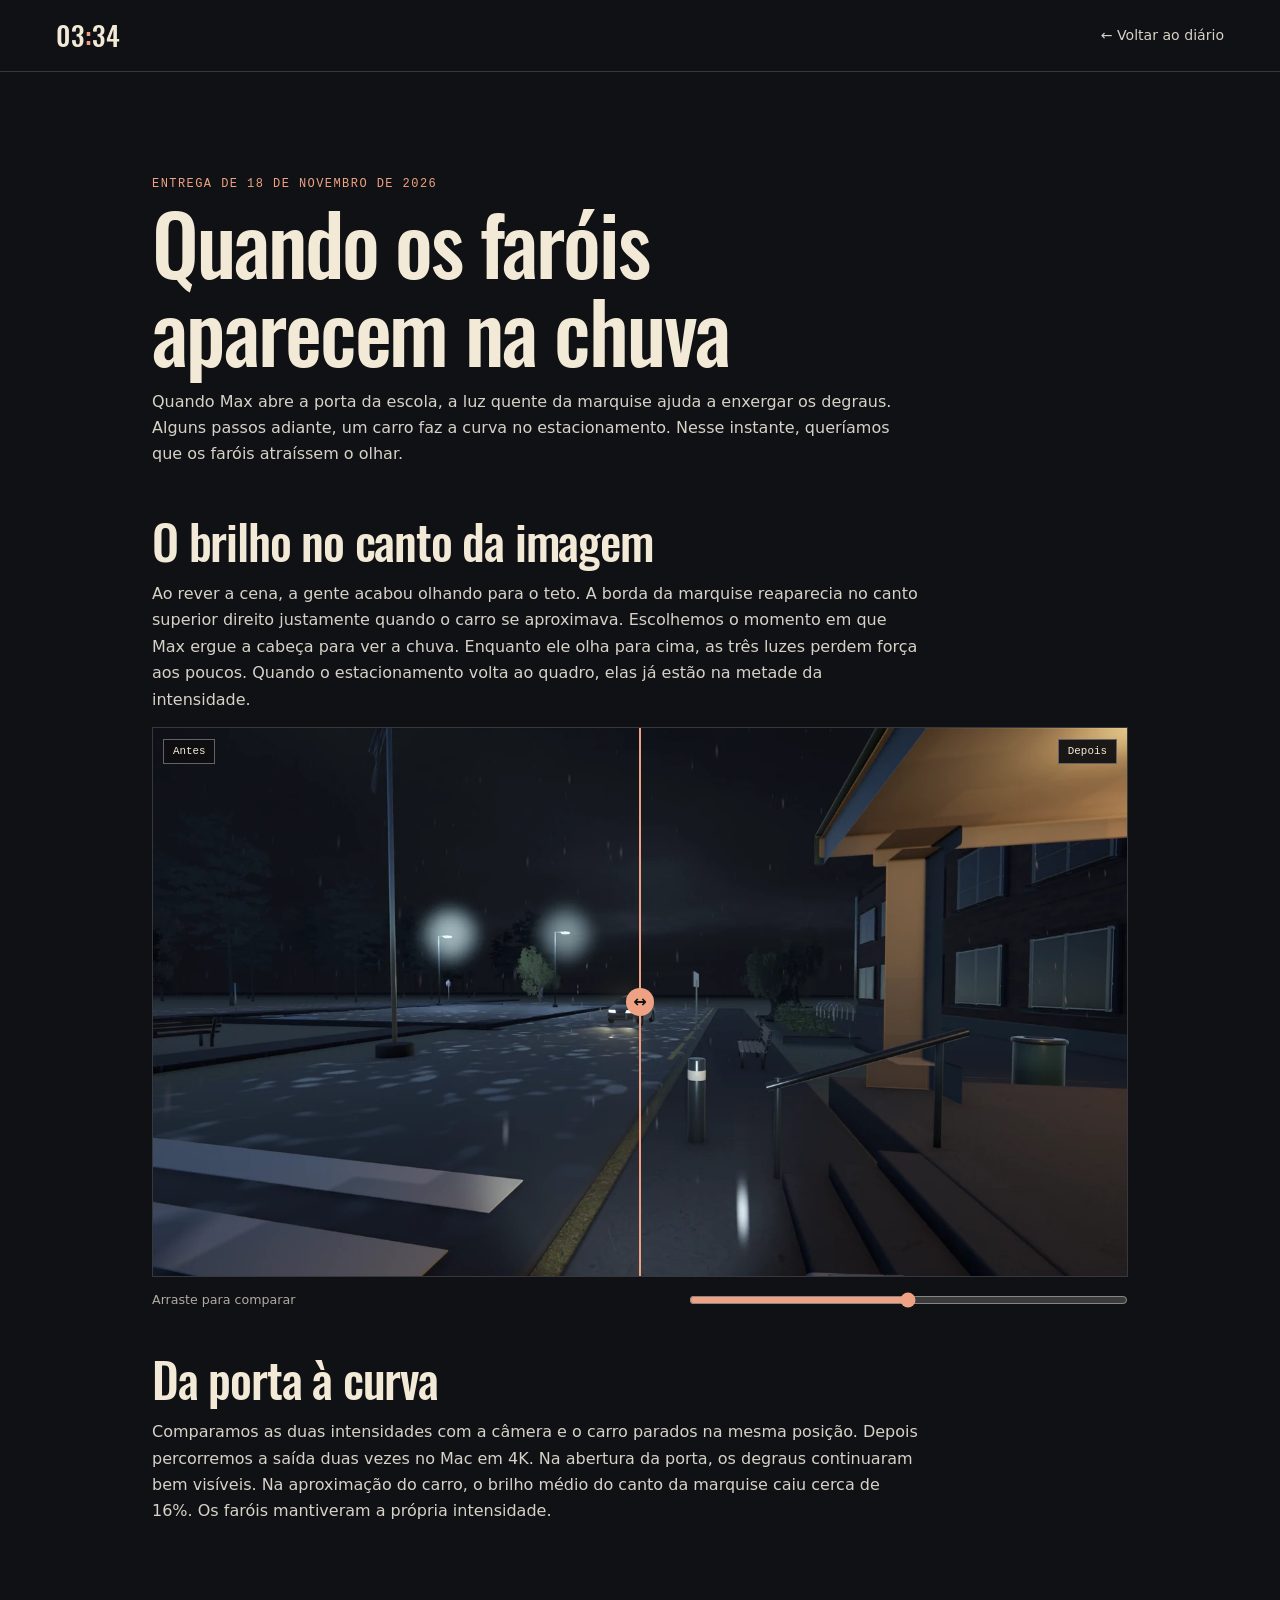
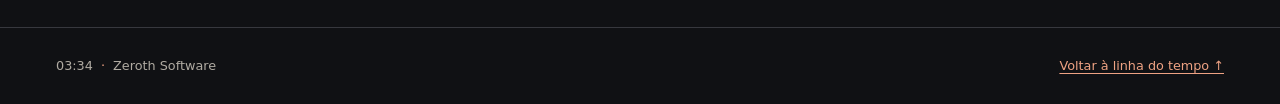
<file: entregas/2026-11-18-marquise-na-saida/index.html>
<!doctype html>
<html lang="pt-BR">
<head>
  <meta charset="utf-8">
  <meta name="viewport" content="width=device-width, initial-scale=1">
  <meta name="theme-color" content="#101114">
  <meta name="description" content="Quando Max abre a porta da escola, a luz quente da marquise ajuda a enxergar os degraus. Alguns passos adiante, um carro faz a curva no estacionamento. Nesse instante, queríamos que os faróis atraíssem o olhar.">
  <title>Quando os faróis aparecem na chuva — Diário de 03:34</title>
  <link rel="canonical" href="https://verax12.github.io/03-34-diario/entregas/2026-11-18-marquise-na-saida/">
  <link rel="icon" href="../../assets/icone.svg" type="image/svg+xml">
  <link rel="stylesheet" href="../../estilos.css">
  <script src="../../diario.js" defer></script>
</head>
<body>
  <a class="skip-link" href="#conteudo">Pular para o conteúdo</a>
  <header class="site-header">
    <div class="shell header-inner">
      <a class="wordmark" href="../../index.html" aria-label="03:34, início do diário">03<span>:</span>34</a>
      <nav aria-label="Diário"><a href="../../index.html#evolucao">← Voltar ao diário</a></nav>
    </div>
  </header>
  <main class="section shell delivery" id="conteudo">
    <article>
      <header class="section-head">
        <p class="eyebrow">Entrega de <time datetime="2026-11-18">18 de novembro de 2026</time></p>
        <h1>Quando os faróis aparecem na chuva</h1>
        <p>Quando Max abre a porta da escola, a luz quente da marquise ajuda a enxergar os degraus. Alguns passos adiante, um carro faz a curva no estacionamento. Nesse instante, queríamos que os faróis atraíssem o olhar.</p>
      </header>
      <div class="delivery-body">
<h2>O brilho no canto da imagem</h2>
<p>Ao rever a cena, a gente acabou olhando para o teto. A borda da marquise reaparecia no canto superior direito justamente quando o carro se aproximava. Escolhemos o momento em que Max ergue a cabeça para ver a chuva. Enquanto ele olha para cima, as três luzes perdem força aos poucos. Quando o estacionamento volta ao quadro, elas já estão na metade da intensidade.</p>

<div class="comparison" data-comparison>
  <div class="comparison-stage">
    <figure><img src="assets/aproximacao-antes.webp" alt="Antes do ajuste, os faróis se aproximam no asfalto molhado e a marquise forma uma faixa amarela brilhante no alto à direita." width="1440" height="810" loading="lazy"><figcaption>Antes</figcaption></figure>
    <figure><img src="assets/aproximacao-depois.webp" alt="Depois do ajuste, no mesmo trecho da curva, a marquise tem um brilho mais suave e os dois faróis se destacam na chuva." width="1440" height="810" loading="lazy"><figcaption>Depois</figcaption></figure>
    <span class="divider" aria-hidden="true"></span>
  </div>
  <div class="comparison-controls" hidden>
    <label for="comparar-7">Arraste para comparar</label>
    <input type="range" id="comparar-7" min="0" max="100" value="50" data-left="Antes" data-right="Depois">
  </div>
</div><h2>Da porta à curva</h2>
<p>Comparamos as duas intensidades com a câmera e o carro parados na mesma posição. Depois percorremos a saída duas vezes no Mac em 4K. Na abertura da porta, os degraus continuaram bem visíveis. Na aproximação do carro, o brilho médio do canto da marquise caiu cerca de 16%. Os faróis mantiveram a própria intensidade.</p>

      </div>
    </article>
  </main>
  <footer class="site-footer">
    <div class="shell footer-inner">
      <p>03:34 <span aria-hidden="true">·</span> Zeroth Software</p>
      <a href="../../index.html#evolucao">Voltar à linha do tempo ↑</a>
    </div>
  </footer>
</body>
</html>
</file>
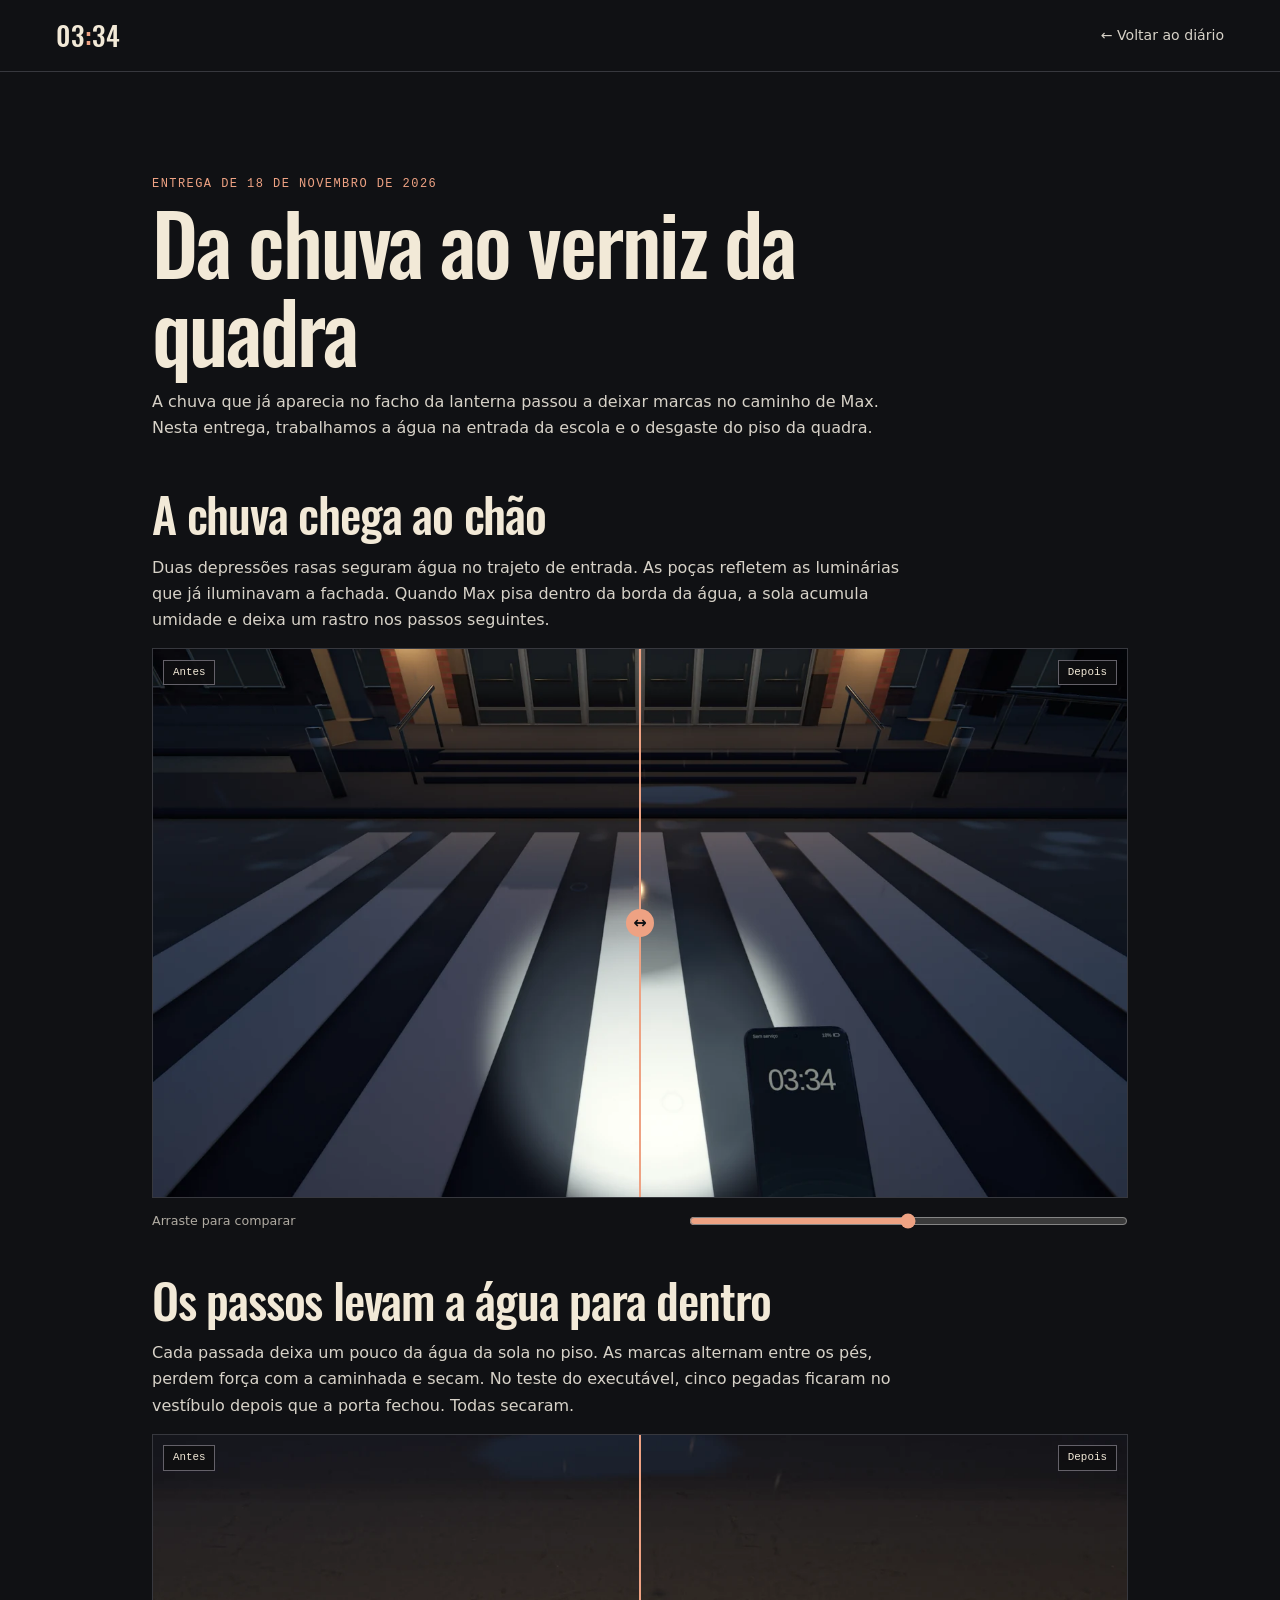
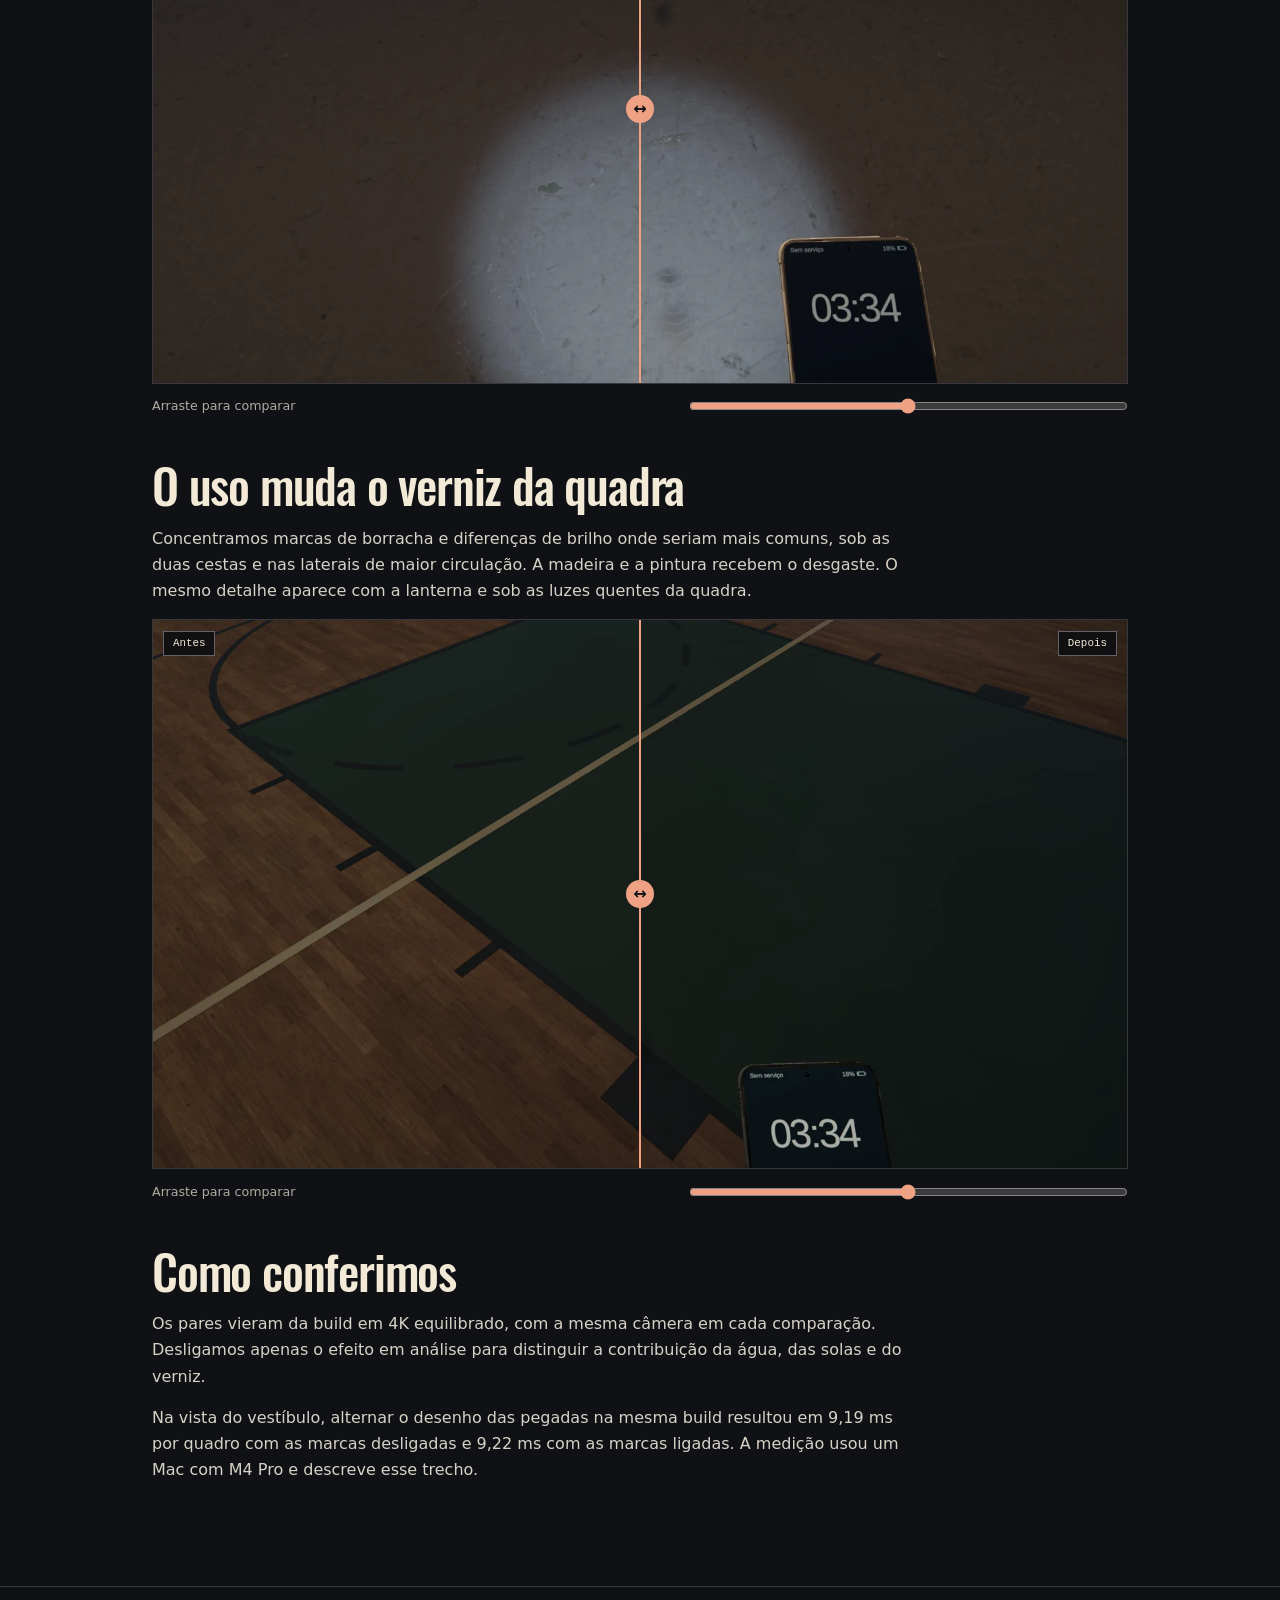
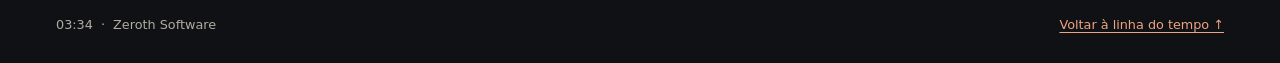
<file: entregas/2026-11-18-pocas-e-quadra/index.html>
<!doctype html>
<html lang="pt-BR">
<head>
  <meta charset="utf-8">
  <meta name="viewport" content="width=device-width, initial-scale=1">
  <meta name="theme-color" content="#101114">
  <meta name="description" content="A chuva que já aparecia no facho da lanterna passou a deixar marcas no caminho de Max. Nesta entrega, trabalhamos a água na entrada da escola e o desgaste do piso da quadra.">
  <title>Da chuva ao verniz da quadra — Diário de 03:34</title>
  <link rel="canonical" href="https://verax12.github.io/03-34-diario/entregas/2026-11-18-pocas-e-quadra/">
  <link rel="icon" href="../../assets/icone.svg" type="image/svg+xml">
  <link rel="stylesheet" href="../../estilos.css">
  <script src="../../diario.js" defer></script>
</head>
<body>
  <a class="skip-link" href="#conteudo">Pular para o conteúdo</a>
  <header class="site-header">
    <div class="shell header-inner">
      <a class="wordmark" href="../../index.html" aria-label="03:34, início do diário">03<span>:</span>34</a>
      <nav aria-label="Diário"><a href="../../index.html#evolucao">← Voltar ao diário</a></nav>
    </div>
  </header>
  <main class="section shell delivery" id="conteudo">
    <article>
      <header class="section-head">
        <p class="eyebrow">Entrega de <time datetime="2026-11-18">18 de novembro de 2026</time></p>
        <h1>Da chuva ao verniz da quadra</h1>
        <p>A chuva que já aparecia no facho da lanterna passou a deixar marcas no caminho de Max. Nesta entrega, trabalhamos a água na entrada da escola e o desgaste do piso da quadra.</p>
      </header>
      <div class="delivery-body">
<h2>A chuva chega ao chão</h2>
<p>Duas depressões rasas seguram água no trajeto de entrada. As poças refletem as luminárias que já iluminavam a fachada. Quando Max pisa dentro da borda da água, a sola acumula umidade e deixa um rastro nos passos seguintes.</p>

<div class="comparison" data-comparison>
  <div class="comparison-stage">
    <figure><img src="assets/pocas-antes.webp" alt="A faixa de pedestres e a porta da escola sob a lanterna, com o efeito das poças desligado." width="1440" height="810" loading="lazy"><figcaption>Antes</figcaption></figure>
    <figure><img src="assets/pocas-depois.webp" alt="A mesma faixa, com dois pontos de luz da entrada refletidos na poça." width="1440" height="810" loading="lazy"><figcaption>Depois</figcaption></figure>
    <span class="divider" aria-hidden="true"></span>
  </div>
  <div class="comparison-controls" hidden>
    <label for="comparar-7">Arraste para comparar</label>
    <input type="range" id="comparar-7" min="0" max="100" value="50" data-left="Antes" data-right="Depois">
  </div>
</div><h2>Os passos levam a água para dentro</h2>
<p>Cada passada deixa um pouco da água da sola no piso. As marcas alternam entre os pés, perdem força com a caminhada e secam. No teste do executável, cinco pegadas ficaram no vestíbulo depois que a porta fechou. Todas secaram.</p>

<div class="comparison" data-comparison>
  <div class="comparison-stage">
    <figure><img src="assets/pegadas-antes.webp" alt="O piso sob a marquise iluminado pela lanterna, sem o desenho das solas." width="1440" height="810" loading="lazy"><figcaption>Antes</figcaption></figure>
    <figure><img src="assets/pegadas-depois.webp" alt="No mesmo trecho da marquise, o facho revela o rastro de solas molhadas." width="1440" height="810" loading="lazy"><figcaption>Depois</figcaption></figure>
    <span class="divider" aria-hidden="true"></span>
  </div>
  <div class="comparison-controls" hidden>
    <label for="comparar-16">Arraste para comparar</label>
    <input type="range" id="comparar-16" min="0" max="100" value="50" data-left="Antes" data-right="Depois">
  </div>
</div><h2>O uso muda o verniz da quadra</h2>
<p>Concentramos marcas de borracha e diferenças de brilho onde seriam mais comuns, sob as duas cestas e nas laterais de maior circulação. A madeira e a pintura recebem o desgaste. O mesmo detalhe aparece com a lanterna e sob as luzes quentes da quadra.</p>

<div class="comparison" data-comparison>
  <div class="comparison-stage">
    <figure><img src="assets/verniz-antes.webp" alt="Madeira e pintura junto ao garrafão na iluminação quente, com o desgaste desligado." width="1440" height="810" loading="lazy"><figcaption>Antes</figcaption></figure>
    <figure><img src="assets/verniz-depois.webp" alt="Mesmo recorte do garrafão, com marcas discretas de borracha e variação no verniz junto à pintura." width="1440" height="810" loading="lazy"><figcaption>Depois</figcaption></figure>
    <span class="divider" aria-hidden="true"></span>
  </div>
  <div class="comparison-controls" hidden>
    <label for="comparar-25">Arraste para comparar</label>
    <input type="range" id="comparar-25" min="0" max="100" value="50" data-left="Antes" data-right="Depois">
  </div>
</div><h2>Como conferimos</h2>
<p>Os pares vieram da build em 4K equilibrado, com a mesma câmera em cada comparação. Desligamos apenas o efeito em análise para distinguir a contribuição da água, das solas e do verniz.</p>
<p>Na vista do vestíbulo, alternar o desenho das pegadas na mesma build resultou em 9,19 ms por quadro com as marcas desligadas e 9,22 ms com as marcas ligadas. A medição usou um Mac com M4 Pro e descreve esse trecho.</p>

      </div>
    </article>
  </main>
  <footer class="site-footer">
    <div class="shell footer-inner">
      <p>03:34 <span aria-hidden="true">·</span> Zeroth Software</p>
      <a href="../../index.html#evolucao">Voltar à linha do tempo ↑</a>
    </div>
  </footer>
</body>
</html>
</file>
<file: estilos.css>
@font-face {
  font-family: Oswald;
  src: url("assets/oswald-medium.ttf") format("truetype");
  font-style: normal;
  font-weight: 500;
  font-display: swap;
}

:root {
  color-scheme: dark;
  --bg: #101114;
  --panel: #17191e;
  --raised: #1d2025;
  --ink: #f2e9d7;
  --text: #d7d2c8;
  --muted: #b0aba2;
  --line: #37383e;
  --accent: #eea283;
  --focus: #b5d9ca;
  --heading: Oswald, "Arial Narrow", sans-serif;
  --mono: ui-monospace, "SFMono-Regular", Consolas, monospace;
  font: 16px/1.65 system-ui, sans-serif;
}

*, *::before, *::after { box-sizing: border-box; }
body { margin: 0; background: var(--bg); color: var(--text); }
h1, h2, h3, p, figure { margin: 0; }
img { display: block; max-width: 100%; height: auto; }
a { color: var(--accent); text-underline-offset: .23em; }
a:hover { color: var(--ink); }
:focus-visible { outline: 3px solid var(--focus); outline-offset: 4px; }
[hidden] { display: none !important; }
strong { color: var(--ink); font-weight: 650; }

.shell { width: min(100% - 3rem, 73rem); margin-inline: auto; }
.skip-link { position: fixed; z-index: 10; inset: .75rem auto auto .75rem; padding: .5rem .9rem; background: var(--bg); }
.skip-link:not(:focus) { clip-path: inset(50%); }
.site-header { border-bottom: 1px solid var(--line); }
.header-inner {
  display: flex;
  align-items: center;
  justify-content: space-between;
  gap: .55rem 2rem;
  min-height: 4.45rem;
  padding-block: .65rem;
}
.wordmark { color: var(--ink); font: 500 1.68rem/1 var(--heading); letter-spacing: .04em; text-decoration: none; }
.wordmark span, .hero h1 span { color: var(--accent); }
nav { display: flex; flex-wrap: wrap; gap: .15rem clamp(.8rem, 2.5vw, 2rem); }
nav a { display: block; padding-block: .34rem; color: var(--text); font-size: .88rem; text-decoration: none; }
nav a:hover { text-decoration: underline; }

.hero {
  position: relative;
  isolation: isolate;
  display: grid;
  align-content: end;
  min-height: clamp(32rem, 75svh, 46rem);
  background: #15171c;
  border-bottom: 1px solid var(--line);
}
.hero-image, .hero::before { position: absolute; inset: 0; width: 100%; height: 100%; z-index: -1; }
.hero-image { object-fit: cover; object-position: 58% 50%; }
.hero::before {
  z-index: 0;
  content: "";
  pointer-events: none;
  background:
    linear-gradient(90deg, rgba(11, 12, 14, .97) 0%, rgba(11, 12, 14, .86) 26%, rgba(11, 12, 14, .34) 59%, transparent 86%),
    linear-gradient(0deg, rgba(11, 12, 14, .89), transparent 53%);
}
.hero-inner, .hero-caption { position: relative; }
.hero-inner { padding-block: clamp(5rem, 9vw, 8.5rem) 2.75rem; }
.eyebrow {
  color: var(--accent);
  font: 500 .75rem/1.6 var(--mono);
  letter-spacing: .12em;
  text-transform: uppercase;
}
.hero .eyebrow span { margin-inline: .26rem; opacity: .8; }
.hero h1 {
  margin-block: .15em .06em;
  color: var(--ink);
  font: 500 clamp(5.6rem, 18vw, 12rem)/.93 var(--heading);
  letter-spacing: -.045em;
}
.hero-subtitle { color: var(--ink); font: 500 clamp(1.75rem, 4vw, 2.6rem)/1.15 var(--heading); }
.hero-description { max-width: 29rem; margin-block: 1.15rem 1.55rem; font-size: 1.025rem; }
.hero-caption { padding-block-end: 1.25rem; color: #c9c3ba; font: .7rem/1.6 var(--mono); }
.hero-caption span, .footer-inner span { color: var(--accent); margin-inline: .25rem; }
.button {
  display: inline-flex;
  align-items: center;
  justify-content: space-between;
  gap: 1rem;
  min-height: 2.85rem;
  border: 1px solid var(--accent);
  padding: .55rem .95rem;
  color: var(--bg);
  background: var(--accent);
  font-size: .9rem;
  font-weight: 670;
  text-decoration: none;
}
.button:hover { background: var(--ink); color: var(--bg); border-color: var(--ink); }
.button.secondary { color: var(--ink); background: transparent; border-color: var(--line); }
.button.secondary:hover { border-color: var(--ink); }

.section { padding-block: clamp(3.6rem, 8vw, 7.25rem); }
.section[id] { scroll-margin-top: 1rem; }
.band { background: var(--panel); border-block: 1px solid var(--line); }
.section-head { margin-bottom: clamp(1.75rem, 4vw, 3rem); max-width: 48rem; }
h2 {
  margin-block: .25rem .9rem;
  color: var(--ink);
  font: 500 clamp(2.2rem, 5.6vw, 4.4rem)/1.06 var(--heading);
  letter-spacing: -.025em;
}
h3 { color: var(--ink); font: 500 clamp(1.25rem, 2.6vw, 1.72rem)/1.2 var(--heading); }
h3 + p, .feature-copy p + p, .story-copy p + p, .environment-lead figure + p { margin-top: .65rem; }

.comparison-stage { position: relative; display: grid; grid-template-columns: 1fr 1fr; gap: .5rem; }
.comparison img, .triptych img, .two-frames img, .places img, .environment-lead img, .delivery-frame img {
  width: 100%;
  border: 1px solid var(--line);
  background: var(--raised);
}
.comparison figcaption, .triptych figcaption, .two-frames figcaption, .environment-lead figcaption {
  margin-block-start: .4rem;
  color: var(--muted);
  font-size: .81rem;
}
.divider { display: none; }
.comparison[data-ready] .comparison-stage { display: block; overflow: hidden; border: 1px solid var(--line); }
.comparison[data-ready] .comparison-stage figure + figure { position: absolute; inset: 0; }
.comparison[data-ready] img { aspect-ratio: 16 / 9; object-fit: cover; border: 0; }
.comparison[data-ready] figure + figure img { clip-path: inset(0 0 0 var(--position, 50%)); }
.comparison[data-ready] figcaption {
  position: absolute;
  z-index: 2;
  top: .65rem;
  left: .65rem;
  margin: 0;
  padding: .21rem .54rem;
  color: var(--ink);
  background: rgba(14, 15, 17, .93);
  border: 1px solid #646169;
  font: .68rem/1.55 var(--mono);
}
.comparison[data-ready] figure + figure figcaption { left: auto; right: .65rem; }
.comparison[data-ready] .divider {
  display: block;
  position: absolute;
  inset: 0 auto 0 var(--position, 50%);
  width: 2px;
  background: var(--accent);
  transform: translateX(-50%);
  pointer-events: none;
}
.divider::after {
  position: absolute;
  inset: 50% auto auto 50%;
  transform: translate(-50%, -50%);
  width: 1.75rem;
  aspect-ratio: 1;
  display: grid;
  place-content: center;
  content: "↔";
  color: var(--bg);
  background: var(--accent);
  border-radius: 50%;
  font: 700 1rem/1 system-ui, sans-serif;
}
.comparison-controls {
  display: grid;
  grid-template-columns: minmax(0, 1fr) minmax(7rem, 45%);
  align-items: center;
  gap: .75rem;
  margin-top: .55rem;
}
.comparison-controls label { color: var(--muted); font-size: .79rem; line-height: 1.25; }
.comparison-controls input { width: 100%; min-height: 1.75rem; margin: 0; accent-color: var(--accent); cursor: ew-resize; }
.media-note { margin-top: .55rem; color: var(--muted); font-size: .83rem; }

.steps {
  display: grid;
  grid-template-columns: repeat(4, minmax(0, 1fr));
  gap: 1.35rem;
  margin: 2.85rem 0 0;
  padding: 0;
  list-style: none;
  counter-reset: step;
}
.steps li { counter-increment: step; padding-top: .85rem; border-top: 1px solid var(--line); }
.steps li::before { display: block; content: "0" counter(step); margin-bottom: .6rem; color: var(--accent); font: .75rem/1 var(--mono); }
.steps li p, .places figcaption { font-size: .92rem; }

.triptych, .two-frames { display: grid; gap: .75rem; }
.triptych { grid-template-columns: repeat(3, minmax(0, 1fr)); }
.two-frames { grid-template-columns: repeat(2, minmax(0, 1fr)); }
.triptych .selected img { border-color: var(--accent); }
.triptych .selected span { margin-inline-start: .3rem; color: var(--accent); font: .67rem/1.5 var(--mono); text-transform: uppercase; }
.feature {
  display: grid;
  grid-template-columns: minmax(0, .82fr) minmax(0, 1.18fr);
  align-items: center;
  gap: clamp(1.2rem, 4vw, 3.75rem);
  margin-top: 2.5rem;
  padding-top: 2.1rem;
  border-top: 1px solid var(--line);
}
.field-note { margin-top: 1.5rem; padding: .85rem 1rem; border: 1px solid var(--line); background: var(--bg); }
.field-note summary { color: var(--ink); font-weight: 625; cursor: pointer; }
.field-note[open] > :not(summary) { margin-top: .8rem; }

.sound-panel {
  display: grid;
  grid-template-columns: .9fr 1.1fr;
  align-items: center;
  gap: clamp(1.45rem, 4vw, 3rem);
  border-top: 2px solid var(--accent);
  background: var(--panel);
  padding: clamp(1.1rem, 4vw, 2.2rem);
}
.sound-tracks { display: grid; gap: .85rem; min-width: 0; }
.track { padding: .7rem .85rem; background: var(--raised); }
.track p { display: flex; justify-content: space-between; color: var(--ink); font-weight: 650; font-size: .85rem; }
.track p span { color: var(--muted); font: .75rem/1.8 var(--mono); }
audio { display: block; width: 100%; margin-top: .4rem; }
.audio-notes { display: grid; grid-template-columns: 1fr 1fr; gap: 1.5rem; margin-top: 1.65rem; }
.audio-notes article { border-top: 1px solid var(--line); padding-top: 1rem; }
.audio-notes audio { max-width: 28rem; margin-top: .8rem; }

.environment-lead {
  display: grid;
  grid-template-columns: minmax(0, .75fr) minmax(0, 1.25fr);
  align-items: start;
  gap: clamp(1.2rem, 4vw, 3.25rem);
}
.environment-lead .plan img { height: auto; }
.places { display: grid; grid-template-columns: repeat(2, minmax(0, 1fr)); gap: 1.5rem 1.1rem; margin-top: 2.1rem; }
.places figcaption { margin-top: .58rem; padding-inline: .12rem; }
.places figcaption strong { display: block; font: 500 1.45rem/1.35 var(--heading); }

.story-layout { display: grid; grid-template-columns: minmax(0, 1fr) minmax(0, .77fr); gap: clamp(1.4rem, 6vw, 5rem); align-items: center; }
.story-copy p + h3 { margin-top: 1.55rem; }
.phone-board { padding: clamp(.75rem, 3vw, 1.35rem); background: var(--panel); border: 1px solid var(--line); }
.phone-board .two-frames { margin-inline: auto; max-width: 23rem; }
.phone-board img { border-radius: .7rem; }
.phone-board figcaption { text-align: center; }
.phone-board .media-note { text-align: center; }

.timeline { margin: 0; padding: 0; list-style: none; border-bottom: 1px solid var(--line); }
.timeline li { display: grid; grid-template-columns: minmax(10rem, .38fr) 1fr; gap: .45rem 1.5rem; padding: 1.35rem 0; border-top: 1px solid var(--line); }
.timeline time { padding-top: .18rem; color: var(--accent); font: .8rem/1.65 var(--mono); }
.timeline a { display: inline-block; margin-top: .4rem; font-size: .86rem; }

.delivery { max-width: 61rem; }
.delivery h1 {
  margin-block: .25rem .9rem;
  color: var(--ink);
  font: 500 clamp(2.7rem, 8vw, 5.2rem)/1.06 var(--heading);
  letter-spacing: -.025em;
}
.delivery-body > p, .delivery-body > ul, .delivery-body > ol { max-width: 48rem; }
.delivery-body > * + * { margin-top: .9rem; }
.delivery-body h2 { margin-top: 2.5rem; font-size: clamp(1.75rem, 4vw, 3rem); }
.delivery-body h3 { margin-top: 1.35rem; }
.delivery-body .comparison[data-ready] img { aspect-ratio: auto; }

.partnership { display: grid; grid-template-columns: minmax(0, 1fr) minmax(15rem, .65fr); gap: 2rem 3rem; align-items: start; }
.partnership .button { margin-top: 1.2rem; }
.partnership .field-note { margin-top: .55rem; font-size: .92rem; }
.site-footer { border-top: 1px solid var(--line); }
.footer-inner { display: flex; flex-wrap: wrap; justify-content: space-between; gap: .45rem 1rem; padding-block: 1.7rem; color: var(--muted); font-size: .8rem; }

@media (max-width: 48rem) {
  .steps { grid-template-columns: repeat(2, minmax(0, 1fr)); }
  .feature, .sound-panel, .story-layout, .partnership { grid-template-columns: 1fr; }
  .story-layout { max-width: 40rem; }
  .phone-board { max-width: 29rem; }
}

@media (max-width: 36rem) {
  .shell { width: calc(100% - 2rem); }
  .header-inner { align-items: flex-start; flex-direction: column; padding-block: .8rem .6rem; }
  nav { column-gap: .65rem; }
  nav a { padding-block: .25rem; font-size: .81rem; }
  .hero { min-height: 34rem; }
  .hero-image { object-position: 55% 30%; }
  .hero::before {
    background: linear-gradient(0deg, #0b0c0e 0%, rgba(11, 12, 14, .9) 28%, rgba(11, 12, 14, .43) 68%, transparent);
  }
  .hero-inner { padding-block: 9rem 1.5rem; }
  .hero-description { font-size: .95rem; }
  .triptych { grid-template-columns: 1fr; }
  .environment-lead, .audio-notes { grid-template-columns: 1fr; }
  .environment-lead .plan { width: min(100%, 22rem); }
  .places { grid-template-columns: 1fr; }
  .timeline li { grid-template-columns: 1fr; }
}

@media (max-width: 23rem) {
  nav { display: grid; grid-template-columns: repeat(3, 1fr); }
  .comparison-controls { grid-template-columns: 1fr; gap: .2rem; }
}
</file>
